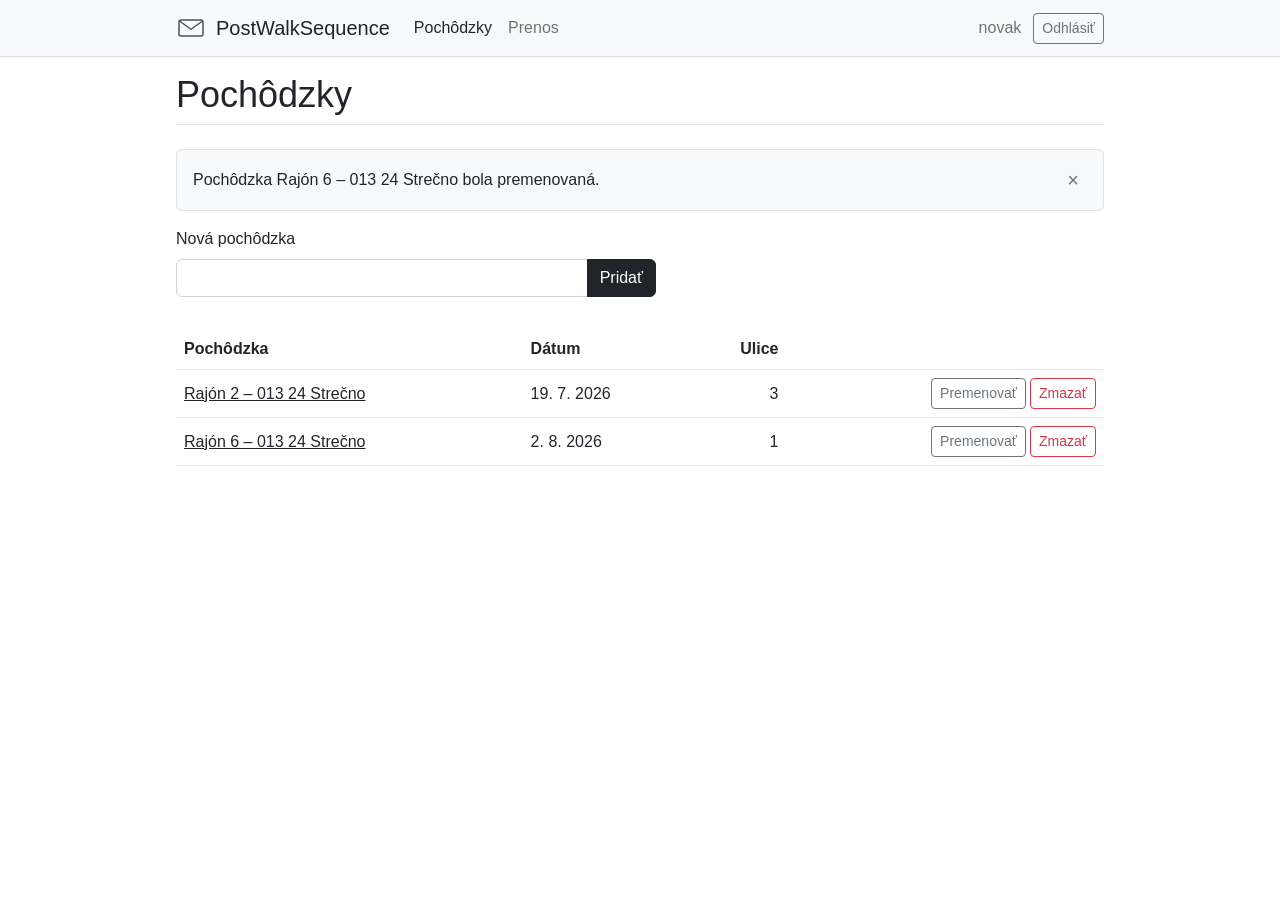
<file: html/index.html>
<!DOCTYPE html>
<html lang="sk">
<head>
  <meta charset="UTF-8">
  <meta name="viewport" content="width=device-width, initial-scale=1">
  <title>Pochôdzky – PostWalkSequence</title>
  <link rel="stylesheet" href="css/app.css">
</head>
<body>
  <header class="navbar">
    <div class="container">
      <a class="navbar-brand" href="index.html">
        <img src="img/logo.svg" alt="" width="30" height="30">
        PostWalkSequence
      </a>
      <div class="navbar-menu">
        <nav class="nav" aria-label="Hlavná navigácia">
          <ul>
            <li><a class="nav-link active" href="index.html">Pochôdzky</a></li>
            <li><a class="nav-link" href="prenos.html">Prenos</a></li>
          </ul>
        </nav>
        <div class="navbar-user">
          <span>novak</span>
          <button class="btn btn-sm btn-outline-secondary" type="button">Odhlásiť</button>
        </div>
      </div>
    </div>
  </header>

  <section class="container content">
    <div class="page-head">
      <h1>Pochôdzky</h1>
    </div>

    <div class="alert" role="status">
      <span>Pochôdzka Rajón 6 – 013 24 Strečno bola premenovaná.</span>
      <button class="btn-close" type="button" aria-label="Zavrieť">×</button>
    </div>

    <form class="entry" method="post" action="index.html">
      <label class="form-label" for="walk-name">Nová pochôdzka</label>
      <div class="input-group">
        <input class="form-control" id="walk-name" name="name" type="text" maxlength="100" required>
        <button class="btn btn-primary" type="submit">Pridať</button>
      </div>
    </form>

    <div class="table-responsive">
      <table class="table table-hover">
        <thead>
          <tr>
            <th>Pochôdzka</th>
            <th>Dátum</th>
            <th class="text-end">Ulice</th>
            <th><span class="visually-hidden">Akcie</span></th>
          </tr>
        </thead>
        <tbody>
          <tr>
            <td><a href="ulice-pochodzky.html">Rajón 2 – 013 24 Strečno</a></td>
            <td><time class="num" datetime="2026-07-19">19. 7. 2026</time></td>
            <td class="text-end num">3</td>
            <td>
              <form class="row-actions" method="post" action="index.html">
                <button class="btn btn-sm btn-outline-secondary" type="button">Premenovať</button>
                <button class="btn btn-sm btn-outline-danger" type="submit">Zmazať</button>
              </form>
            </td>
          </tr>
          <tr>
            <td><a href="#">Rajón 6 – 013 24 Strečno</a></td>
            <td><time class="num" datetime="2026-08-02">2. 8. 2026</time></td>
            <td class="text-end num">1</td>
            <td>
              <form class="row-actions" method="post" action="index.html">
                <button class="btn btn-sm btn-outline-secondary" type="button">Premenovať</button>
                <button class="btn btn-sm btn-outline-danger" type="submit">Zmazať</button>
              </form>
            </td>
          </tr>
        </tbody>
      </table>
    </div>
  </section>

  <div class="modal" role="dialog" aria-label="Premenovať pochôdzku">
    <div class="modal-dialog">
      <form class="modal-content" method="post" action="index.html">
        <div class="modal-header">
          <h2 class="modal-title">Premenovať pochôdzku</h2>
          <button class="btn-close" type="button" aria-label="Zavrieť">×</button>
        </div>
        <div class="modal-body">
          <label class="form-label" for="rename-name">Názov pochôdzky</label>
          <input class="form-control" id="rename-name" name="name" type="text" maxlength="100" required>
        </div>
        <div class="modal-footer">
          <button class="btn btn-outline-secondary" type="button">Zrušiť</button>
          <button class="btn btn-primary" type="submit">Uložiť</button>
        </div>
      </form>
    </div>
  </div>
</body>
</html>
</file>
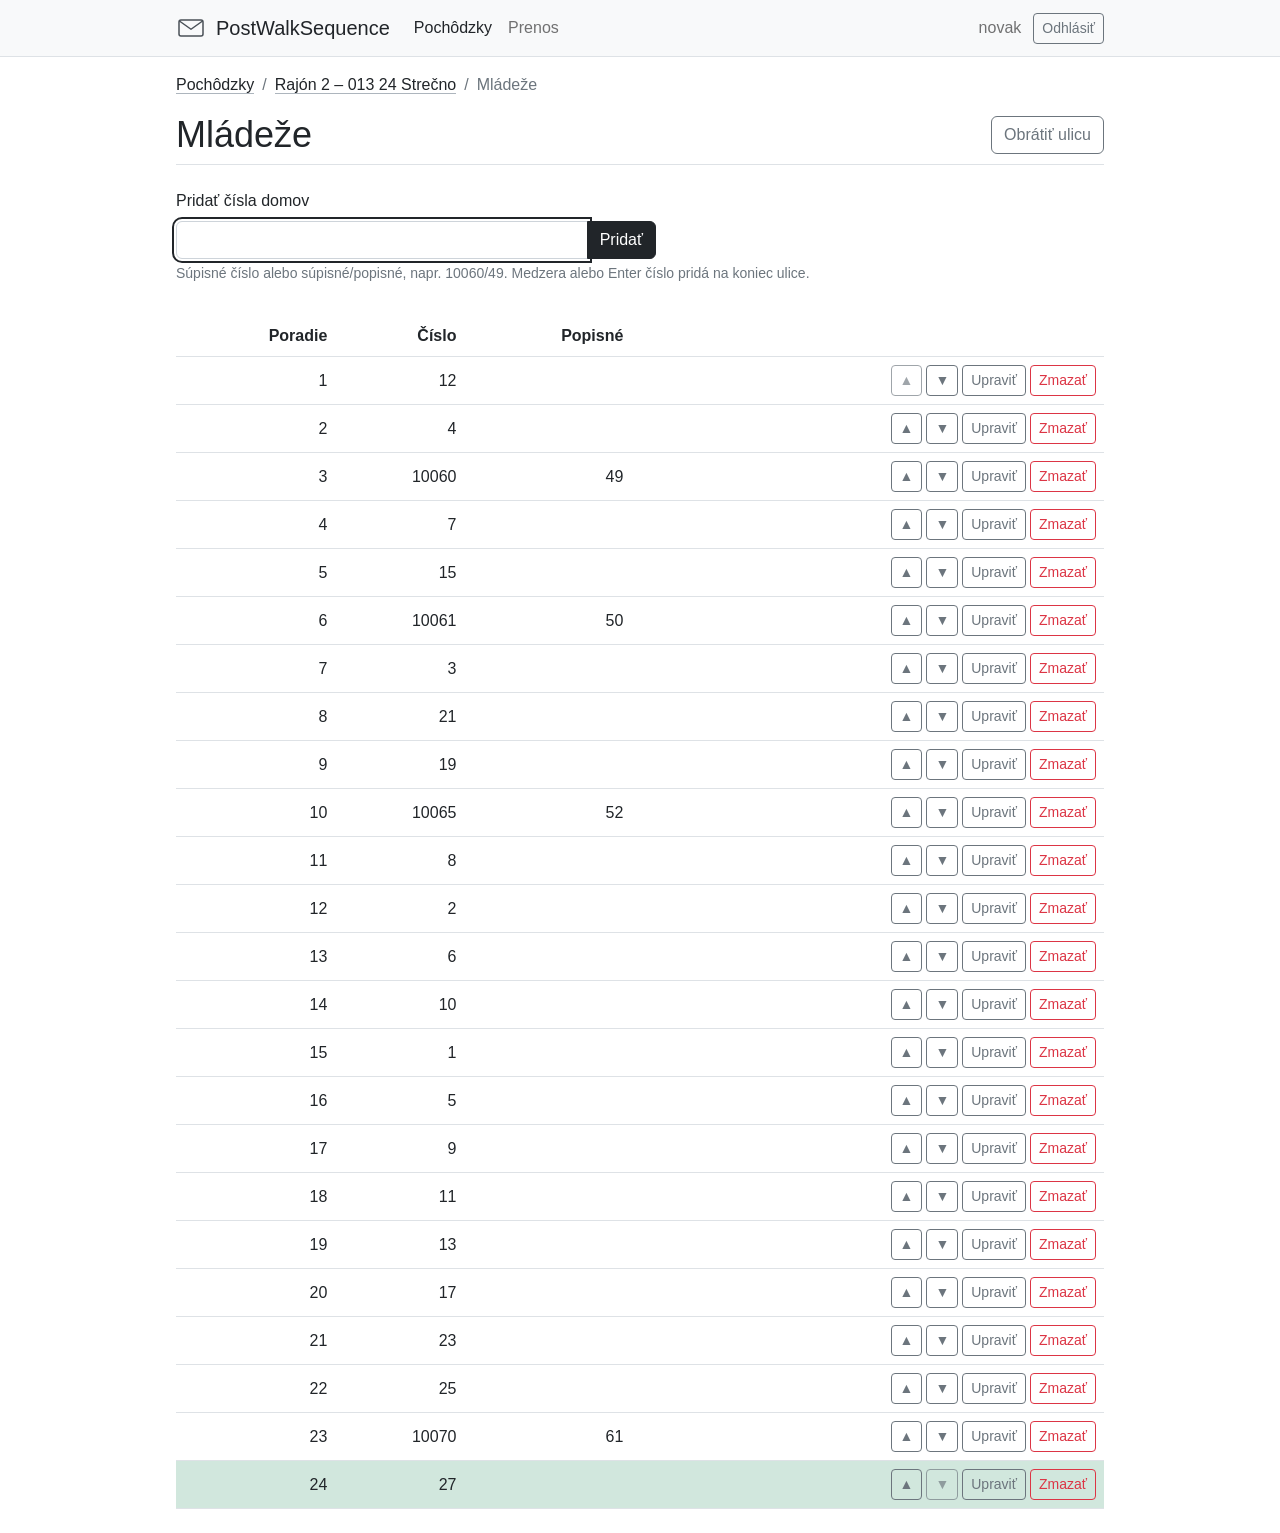
<file: html/editor-ulice.html>
<!DOCTYPE html>
<html lang="sk">
<head>
  <meta charset="UTF-8">
  <meta name="viewport" content="width=device-width, initial-scale=1">
  <title>Mládeže – PostWalkSequence</title>
  <link rel="stylesheet" href="css/app.css">
</head>
<body>
  <header class="navbar">
    <div class="container">
      <a class="navbar-brand" href="index.html">
        <img src="img/logo.svg" alt="" width="30" height="30">
        PostWalkSequence
      </a>
      <div class="navbar-menu">
        <nav class="nav" aria-label="Hlavná navigácia">
          <ul>
            <li><a class="nav-link active" href="index.html">Pochôdzky</a></li>
            <li><a class="nav-link" href="prenos.html">Prenos</a></li>
          </ul>
        </nav>
        <div class="navbar-user">
          <span>novak</span>
          <button class="btn btn-sm btn-outline-secondary" type="button">Odhlásiť</button>
        </div>
      </div>
    </div>
  </header>

  <section class="container content">
    <nav aria-label="Drobčeková navigácia">
      <ol class="breadcrumb">
        <li><a href="index.html">Pochôdzky</a></li>
        <li><a href="ulice-pochodzky.html">Rajón 2 – 013 24 Strečno</a></li>
        <li>Mládeže</li>
      </ol>
    </nav>

    <div class="page-head">
      <h1>Mládeže</h1>
      <form method="post" action="editor-ulice.html">
        <button class="btn btn-outline-secondary" type="submit">Obrátiť ulicu</button>
      </form>
    </div>

    <form class="entry" method="post" action="editor-ulice.html">
      <label class="form-label" for="house-token">Pridať čísla domov</label>
      <div class="input-group">
        <input class="form-control num" id="house-token" name="token" type="text" maxlength="21" pattern="\s*[0-9]{1,10}(\s*/\s*[0-9]{0,10})?\s*" required autofocus>
        <button class="btn btn-primary" type="submit">Pridať</button>
      </div>
      <p class="form-text">Súpisné číslo alebo súpisné/popisné, napr. 10060/49. Medzera alebo Enter číslo pridá na koniec ulice.</p>
    </form>

    <div class="table-responsive">
      <table class="table table-hover">
        <thead>
          <tr>
            <th class="text-end">Poradie</th>
            <th class="text-end">Číslo</th>
            <th class="text-end">Popisné</th>
            <th><span class="visually-hidden">Akcie</span></th>
          </tr>
        </thead>
        <tbody aria-live="polite">
          <tr>
            <td class="text-end num">1</td>
            <td class="text-end num">12</td>
            <td class="text-end num"></td>
            <td>
              <form class="row-actions" method="post" action="editor-ulice.html">
                <button class="btn btn-sm btn-outline-secondary" type="submit" name="op" value="up" aria-label="Posunúť vyššie" disabled>▲</button>
                <button class="btn btn-sm btn-outline-secondary" type="submit" name="op" value="down" aria-label="Posunúť nižšie">▼</button>
                <button class="btn btn-sm btn-outline-secondary" type="button">Upraviť</button>
                <button class="btn btn-sm btn-outline-danger" type="submit" name="op" value="delete">Zmazať</button>
              </form>
            </td>
          </tr>
          <tr>
            <td class="text-end num">2</td>
            <td class="text-end num">4</td>
            <td class="text-end num"></td>
            <td>
              <form class="row-actions" method="post" action="editor-ulice.html">
                <button class="btn btn-sm btn-outline-secondary" type="submit" name="op" value="up" aria-label="Posunúť vyššie">▲</button>
                <button class="btn btn-sm btn-outline-secondary" type="submit" name="op" value="down" aria-label="Posunúť nižšie">▼</button>
                <button class="btn btn-sm btn-outline-secondary" type="button">Upraviť</button>
                <button class="btn btn-sm btn-outline-danger" type="submit" name="op" value="delete">Zmazať</button>
              </form>
            </td>
          </tr>
          <tr>
            <td class="text-end num">3</td>
            <td class="text-end num">10060</td>
            <td class="text-end num">49</td>
            <td>
              <form class="row-actions" method="post" action="editor-ulice.html">
                <button class="btn btn-sm btn-outline-secondary" type="submit" name="op" value="up" aria-label="Posunúť vyššie">▲</button>
                <button class="btn btn-sm btn-outline-secondary" type="submit" name="op" value="down" aria-label="Posunúť nižšie">▼</button>
                <button class="btn btn-sm btn-outline-secondary" type="button">Upraviť</button>
                <button class="btn btn-sm btn-outline-danger" type="submit" name="op" value="delete">Zmazať</button>
              </form>
            </td>
          </tr>
          <tr>
            <td class="text-end num">4</td>
            <td class="text-end num">7</td>
            <td class="text-end num"></td>
            <td>
              <form class="row-actions" method="post" action="editor-ulice.html">
                <button class="btn btn-sm btn-outline-secondary" type="submit" name="op" value="up" aria-label="Posunúť vyššie">▲</button>
                <button class="btn btn-sm btn-outline-secondary" type="submit" name="op" value="down" aria-label="Posunúť nižšie">▼</button>
                <button class="btn btn-sm btn-outline-secondary" type="button">Upraviť</button>
                <button class="btn btn-sm btn-outline-danger" type="submit" name="op" value="delete">Zmazať</button>
              </form>
            </td>
          </tr>
          <tr>
            <td class="text-end num">5</td>
            <td class="text-end num">15</td>
            <td class="text-end num"></td>
            <td>
              <form class="row-actions" method="post" action="editor-ulice.html">
                <button class="btn btn-sm btn-outline-secondary" type="submit" name="op" value="up" aria-label="Posunúť vyššie">▲</button>
                <button class="btn btn-sm btn-outline-secondary" type="submit" name="op" value="down" aria-label="Posunúť nižšie">▼</button>
                <button class="btn btn-sm btn-outline-secondary" type="button">Upraviť</button>
                <button class="btn btn-sm btn-outline-danger" type="submit" name="op" value="delete">Zmazať</button>
              </form>
            </td>
          </tr>
          <tr>
            <td class="text-end num">6</td>
            <td class="text-end num">10061</td>
            <td class="text-end num">50</td>
            <td>
              <form class="row-actions" method="post" action="editor-ulice.html">
                <button class="btn btn-sm btn-outline-secondary" type="submit" name="op" value="up" aria-label="Posunúť vyššie">▲</button>
                <button class="btn btn-sm btn-outline-secondary" type="submit" name="op" value="down" aria-label="Posunúť nižšie">▼</button>
                <button class="btn btn-sm btn-outline-secondary" type="button">Upraviť</button>
                <button class="btn btn-sm btn-outline-danger" type="submit" name="op" value="delete">Zmazať</button>
              </form>
            </td>
          </tr>
          <tr>
            <td class="text-end num">7</td>
            <td class="text-end num">3</td>
            <td class="text-end num"></td>
            <td>
              <form class="row-actions" method="post" action="editor-ulice.html">
                <button class="btn btn-sm btn-outline-secondary" type="submit" name="op" value="up" aria-label="Posunúť vyššie">▲</button>
                <button class="btn btn-sm btn-outline-secondary" type="submit" name="op" value="down" aria-label="Posunúť nižšie">▼</button>
                <button class="btn btn-sm btn-outline-secondary" type="button">Upraviť</button>
                <button class="btn btn-sm btn-outline-danger" type="submit" name="op" value="delete">Zmazať</button>
              </form>
            </td>
          </tr>
          <tr>
            <td class="text-end num">8</td>
            <td class="text-end num">21</td>
            <td class="text-end num"></td>
            <td>
              <form class="row-actions" method="post" action="editor-ulice.html">
                <button class="btn btn-sm btn-outline-secondary" type="submit" name="op" value="up" aria-label="Posunúť vyššie">▲</button>
                <button class="btn btn-sm btn-outline-secondary" type="submit" name="op" value="down" aria-label="Posunúť nižšie">▼</button>
                <button class="btn btn-sm btn-outline-secondary" type="button">Upraviť</button>
                <button class="btn btn-sm btn-outline-danger" type="submit" name="op" value="delete">Zmazať</button>
              </form>
            </td>
          </tr>
          <tr>
            <td class="text-end num">9</td>
            <td class="text-end num">19</td>
            <td class="text-end num"></td>
            <td>
              <form class="row-actions" method="post" action="editor-ulice.html">
                <button class="btn btn-sm btn-outline-secondary" type="submit" name="op" value="up" aria-label="Posunúť vyššie">▲</button>
                <button class="btn btn-sm btn-outline-secondary" type="submit" name="op" value="down" aria-label="Posunúť nižšie">▼</button>
                <button class="btn btn-sm btn-outline-secondary" type="button">Upraviť</button>
                <button class="btn btn-sm btn-outline-danger" type="submit" name="op" value="delete">Zmazať</button>
              </form>
            </td>
          </tr>
          <tr>
            <td class="text-end num">10</td>
            <td class="text-end num">10065</td>
            <td class="text-end num">52</td>
            <td>
              <form class="row-actions" method="post" action="editor-ulice.html">
                <button class="btn btn-sm btn-outline-secondary" type="submit" name="op" value="up" aria-label="Posunúť vyššie">▲</button>
                <button class="btn btn-sm btn-outline-secondary" type="submit" name="op" value="down" aria-label="Posunúť nižšie">▼</button>
                <button class="btn btn-sm btn-outline-secondary" type="button">Upraviť</button>
                <button class="btn btn-sm btn-outline-danger" type="submit" name="op" value="delete">Zmazať</button>
              </form>
            </td>
          </tr>
          <tr>
            <td class="text-end num">11</td>
            <td class="text-end num">8</td>
            <td class="text-end num"></td>
            <td>
              <form class="row-actions" method="post" action="editor-ulice.html">
                <button class="btn btn-sm btn-outline-secondary" type="submit" name="op" value="up" aria-label="Posunúť vyššie">▲</button>
                <button class="btn btn-sm btn-outline-secondary" type="submit" name="op" value="down" aria-label="Posunúť nižšie">▼</button>
                <button class="btn btn-sm btn-outline-secondary" type="button">Upraviť</button>
                <button class="btn btn-sm btn-outline-danger" type="submit" name="op" value="delete">Zmazať</button>
              </form>
            </td>
          </tr>
          <tr>
            <td class="text-end num">12</td>
            <td class="text-end num">2</td>
            <td class="text-end num"></td>
            <td>
              <form class="row-actions" method="post" action="editor-ulice.html">
                <button class="btn btn-sm btn-outline-secondary" type="submit" name="op" value="up" aria-label="Posunúť vyššie">▲</button>
                <button class="btn btn-sm btn-outline-secondary" type="submit" name="op" value="down" aria-label="Posunúť nižšie">▼</button>
                <button class="btn btn-sm btn-outline-secondary" type="button">Upraviť</button>
                <button class="btn btn-sm btn-outline-danger" type="submit" name="op" value="delete">Zmazať</button>
              </form>
            </td>
          </tr>
          <tr>
            <td class="text-end num">13</td>
            <td class="text-end num">6</td>
            <td class="text-end num"></td>
            <td>
              <form class="row-actions" method="post" action="editor-ulice.html">
                <button class="btn btn-sm btn-outline-secondary" type="submit" name="op" value="up" aria-label="Posunúť vyššie">▲</button>
                <button class="btn btn-sm btn-outline-secondary" type="submit" name="op" value="down" aria-label="Posunúť nižšie">▼</button>
                <button class="btn btn-sm btn-outline-secondary" type="button">Upraviť</button>
                <button class="btn btn-sm btn-outline-danger" type="submit" name="op" value="delete">Zmazať</button>
              </form>
            </td>
          </tr>
          <tr>
            <td class="text-end num">14</td>
            <td class="text-end num">10</td>
            <td class="text-end num"></td>
            <td>
              <form class="row-actions" method="post" action="editor-ulice.html">
                <button class="btn btn-sm btn-outline-secondary" type="submit" name="op" value="up" aria-label="Posunúť vyššie">▲</button>
                <button class="btn btn-sm btn-outline-secondary" type="submit" name="op" value="down" aria-label="Posunúť nižšie">▼</button>
                <button class="btn btn-sm btn-outline-secondary" type="button">Upraviť</button>
                <button class="btn btn-sm btn-outline-danger" type="submit" name="op" value="delete">Zmazať</button>
              </form>
            </td>
          </tr>
          <tr>
            <td class="text-end num">15</td>
            <td class="text-end num">1</td>
            <td class="text-end num"></td>
            <td>
              <form class="row-actions" method="post" action="editor-ulice.html">
                <button class="btn btn-sm btn-outline-secondary" type="submit" name="op" value="up" aria-label="Posunúť vyššie">▲</button>
                <button class="btn btn-sm btn-outline-secondary" type="submit" name="op" value="down" aria-label="Posunúť nižšie">▼</button>
                <button class="btn btn-sm btn-outline-secondary" type="button">Upraviť</button>
                <button class="btn btn-sm btn-outline-danger" type="submit" name="op" value="delete">Zmazať</button>
              </form>
            </td>
          </tr>
          <tr>
            <td class="text-end num">16</td>
            <td class="text-end num">5</td>
            <td class="text-end num"></td>
            <td>
              <form class="row-actions" method="post" action="editor-ulice.html">
                <button class="btn btn-sm btn-outline-secondary" type="submit" name="op" value="up" aria-label="Posunúť vyššie">▲</button>
                <button class="btn btn-sm btn-outline-secondary" type="submit" name="op" value="down" aria-label="Posunúť nižšie">▼</button>
                <button class="btn btn-sm btn-outline-secondary" type="button">Upraviť</button>
                <button class="btn btn-sm btn-outline-danger" type="submit" name="op" value="delete">Zmazať</button>
              </form>
            </td>
          </tr>
          <tr>
            <td class="text-end num">17</td>
            <td class="text-end num">9</td>
            <td class="text-end num"></td>
            <td>
              <form class="row-actions" method="post" action="editor-ulice.html">
                <button class="btn btn-sm btn-outline-secondary" type="submit" name="op" value="up" aria-label="Posunúť vyššie">▲</button>
                <button class="btn btn-sm btn-outline-secondary" type="submit" name="op" value="down" aria-label="Posunúť nižšie">▼</button>
                <button class="btn btn-sm btn-outline-secondary" type="button">Upraviť</button>
                <button class="btn btn-sm btn-outline-danger" type="submit" name="op" value="delete">Zmazať</button>
              </form>
            </td>
          </tr>
          <tr>
            <td class="text-end num">18</td>
            <td class="text-end num">11</td>
            <td class="text-end num"></td>
            <td>
              <form class="row-actions" method="post" action="editor-ulice.html">
                <button class="btn btn-sm btn-outline-secondary" type="submit" name="op" value="up" aria-label="Posunúť vyššie">▲</button>
                <button class="btn btn-sm btn-outline-secondary" type="submit" name="op" value="down" aria-label="Posunúť nižšie">▼</button>
                <button class="btn btn-sm btn-outline-secondary" type="button">Upraviť</button>
                <button class="btn btn-sm btn-outline-danger" type="submit" name="op" value="delete">Zmazať</button>
              </form>
            </td>
          </tr>
          <tr>
            <td class="text-end num">19</td>
            <td class="text-end num">13</td>
            <td class="text-end num"></td>
            <td>
              <form class="row-actions" method="post" action="editor-ulice.html">
                <button class="btn btn-sm btn-outline-secondary" type="submit" name="op" value="up" aria-label="Posunúť vyššie">▲</button>
                <button class="btn btn-sm btn-outline-secondary" type="submit" name="op" value="down" aria-label="Posunúť nižšie">▼</button>
                <button class="btn btn-sm btn-outline-secondary" type="button">Upraviť</button>
                <button class="btn btn-sm btn-outline-danger" type="submit" name="op" value="delete">Zmazať</button>
              </form>
            </td>
          </tr>
          <tr>
            <td class="text-end num">20</td>
            <td class="text-end num">17</td>
            <td class="text-end num"></td>
            <td>
              <form class="row-actions" method="post" action="editor-ulice.html">
                <button class="btn btn-sm btn-outline-secondary" type="submit" name="op" value="up" aria-label="Posunúť vyššie">▲</button>
                <button class="btn btn-sm btn-outline-secondary" type="submit" name="op" value="down" aria-label="Posunúť nižšie">▼</button>
                <button class="btn btn-sm btn-outline-secondary" type="button">Upraviť</button>
                <button class="btn btn-sm btn-outline-danger" type="submit" name="op" value="delete">Zmazať</button>
              </form>
            </td>
          </tr>
          <tr>
            <td class="text-end num">21</td>
            <td class="text-end num">23</td>
            <td class="text-end num"></td>
            <td>
              <form class="row-actions" method="post" action="editor-ulice.html">
                <button class="btn btn-sm btn-outline-secondary" type="submit" name="op" value="up" aria-label="Posunúť vyššie">▲</button>
                <button class="btn btn-sm btn-outline-secondary" type="submit" name="op" value="down" aria-label="Posunúť nižšie">▼</button>
                <button class="btn btn-sm btn-outline-secondary" type="button">Upraviť</button>
                <button class="btn btn-sm btn-outline-danger" type="submit" name="op" value="delete">Zmazať</button>
              </form>
            </td>
          </tr>
          <tr>
            <td class="text-end num">22</td>
            <td class="text-end num">25</td>
            <td class="text-end num"></td>
            <td>
              <form class="row-actions" method="post" action="editor-ulice.html">
                <button class="btn btn-sm btn-outline-secondary" type="submit" name="op" value="up" aria-label="Posunúť vyššie">▲</button>
                <button class="btn btn-sm btn-outline-secondary" type="submit" name="op" value="down" aria-label="Posunúť nižšie">▼</button>
                <button class="btn btn-sm btn-outline-secondary" type="button">Upraviť</button>
                <button class="btn btn-sm btn-outline-danger" type="submit" name="op" value="delete">Zmazať</button>
              </form>
            </td>
          </tr>
          <tr>
            <td class="text-end num">23</td>
            <td class="text-end num">10070</td>
            <td class="text-end num">61</td>
            <td>
              <form class="row-actions" method="post" action="editor-ulice.html">
                <button class="btn btn-sm btn-outline-secondary" type="submit" name="op" value="up" aria-label="Posunúť vyššie">▲</button>
                <button class="btn btn-sm btn-outline-secondary" type="submit" name="op" value="down" aria-label="Posunúť nižšie">▼</button>
                <button class="btn btn-sm btn-outline-secondary" type="button">Upraviť</button>
                <button class="btn btn-sm btn-outline-danger" type="submit" name="op" value="delete">Zmazať</button>
              </form>
            </td>
          </tr>
          <tr class="table-success">
            <td class="text-end num">24</td>
            <td class="text-end num">27</td>
            <td class="text-end num"></td>
            <td>
              <form class="row-actions" method="post" action="editor-ulice.html">
                <button class="btn btn-sm btn-outline-secondary" type="submit" name="op" value="up" aria-label="Posunúť vyššie">▲</button>
                <button class="btn btn-sm btn-outline-secondary" type="submit" name="op" value="down" aria-label="Posunúť nižšie" disabled>▼</button>
                <button class="btn btn-sm btn-outline-secondary" type="button">Upraviť</button>
                <button class="btn btn-sm btn-outline-danger" type="submit" name="op" value="delete">Zmazať</button>
              </form>
            </td>
          </tr>
        </tbody>
      </table>
    </div>
  </section>

  <div class="modal" role="dialog" aria-label="Upraviť číslo domu">
    <div class="modal-dialog">
      <form class="modal-content" method="post" action="editor-ulice.html">
        <div class="modal-header">
          <h2 class="modal-title">Upraviť číslo domu</h2>
          <button class="btn-close" type="button" aria-label="Zavrieť">×</button>
        </div>
        <div class="modal-body">
          <div class="mb-3">
            <label class="form-label" for="edit-number">Číslo</label>
            <input class="form-control num" id="edit-number" name="number" type="text" inputmode="numeric" pattern="[0-9]{1,10}" maxlength="10" required>
          </div>
          <label class="form-label" for="edit-descriptive">Popisné</label>
          <input class="form-control num" id="edit-descriptive" name="descriptive" type="text" inputmode="numeric" pattern="[0-9]{1,10}" maxlength="10">
          <p class="form-text">Nepovinné.</p>
        </div>
        <div class="modal-footer">
          <button class="btn btn-outline-secondary" type="button">Zrušiť</button>
          <button class="btn btn-primary" type="submit">Uložiť</button>
        </div>
      </form>
    </div>
  </div>
</body>
</html>
</file>
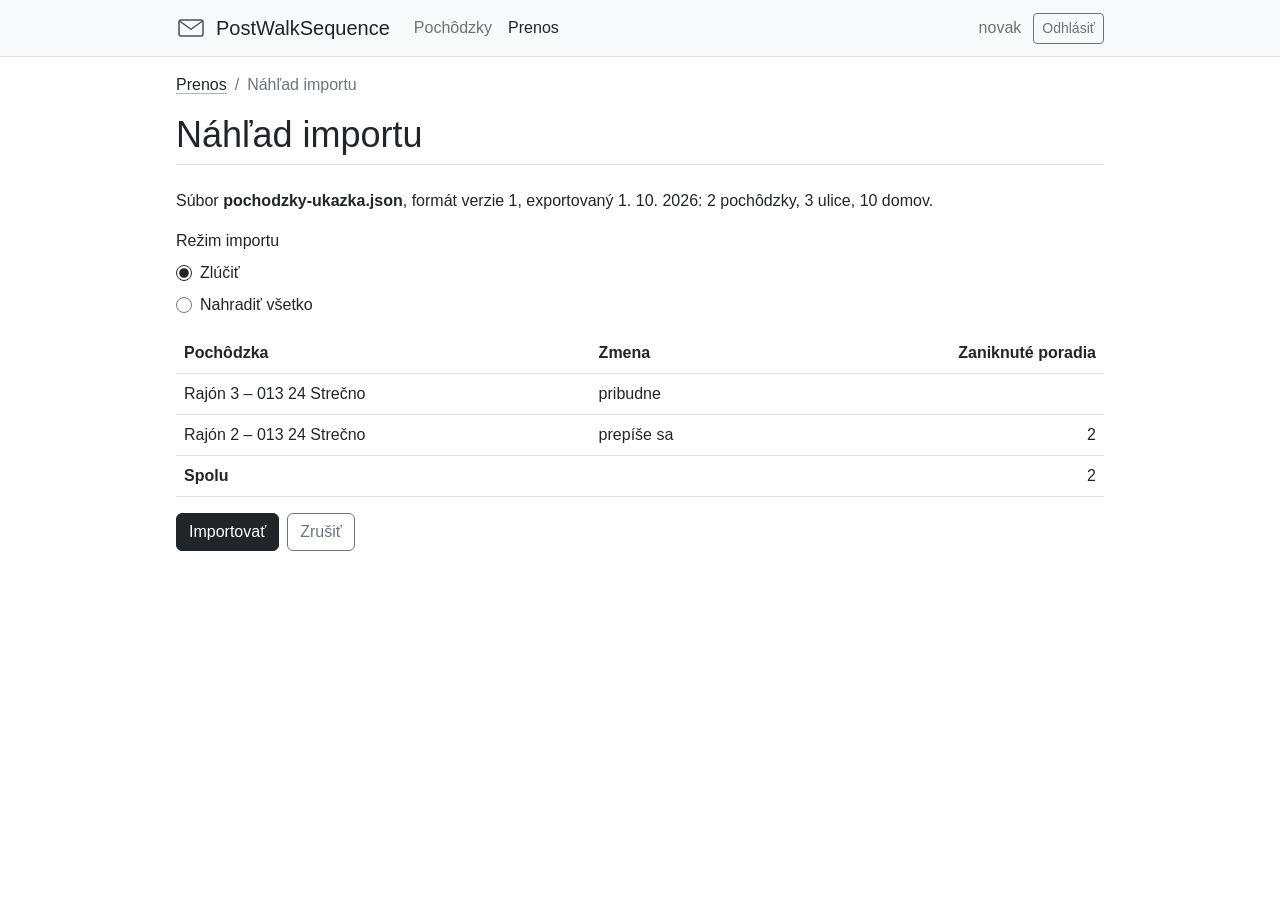
<file: html/nahlad-importu.html>
<!DOCTYPE html>
<html lang="sk">
<head>
  <meta charset="UTF-8">
  <meta name="viewport" content="width=device-width, initial-scale=1">
  <title>Náhľad importu – PostWalkSequence</title>
  <link rel="stylesheet" href="css/app.css">
</head>
<body>
  <header class="navbar">
    <div class="container">
      <a class="navbar-brand" href="index.html">
        <img src="img/logo.svg" alt="" width="30" height="30">
        PostWalkSequence
      </a>
      <div class="navbar-menu">
        <nav class="nav" aria-label="Hlavná navigácia">
          <ul>
            <li><a class="nav-link" href="index.html">Pochôdzky</a></li>
            <li><a class="nav-link active" href="prenos.html">Prenos</a></li>
          </ul>
        </nav>
        <div class="navbar-user">
          <span>novak</span>
          <button class="btn btn-sm btn-outline-secondary" type="button">Odhlásiť</button>
        </div>
      </div>
    </div>
  </header>

  <section class="container content">
    <nav aria-label="Drobčeková navigácia">
      <ol class="breadcrumb">
        <li><a href="prenos.html">Prenos</a></li>
        <li>Náhľad importu</li>
      </ol>
    </nav>

    <div class="page-head">
      <h1>Náhľad importu</h1>
    </div>

    <p class="mb-3">
      Súbor <strong>pochodzky-ukazka.json</strong>, formát verzie <span class="num">1</span>,
      exportovaný <time class="num" datetime="2026-10-01T06:00:00Z">1. 10. 2026</time>:
      <span class="num">2</span> pochôdzky, <span class="num">3</span> ulice, <span class="num">10</span> domov.
    </p>

    <form method="post" action="index.html">
      <fieldset class="mb-3">
        <legend class="form-label">Režim importu</legend>
        <div class="form-check">
          <input class="form-check-input" id="mode-merge" name="mode" type="radio" value="MERGE" checked required>
          <label class="form-check-label" for="mode-merge">Zlúčiť</label>
        </div>
        <div class="form-check">
          <input class="form-check-input" id="mode-replace" name="mode" type="radio" value="REPLACE_ALL" required>
          <label class="form-check-label" for="mode-replace">Nahradiť všetko</label>
        </div>
      </fieldset>

      <section class="table-responsive mb-3" aria-label="Plán importu" aria-live="polite">
        <table class="table">
          <thead>
            <tr>
              <th>Pochôdzka</th>
              <th>Zmena</th>
              <th class="text-end">Zaniknuté poradia</th>
            </tr>
          </thead>
          <tbody>
            <tr>
              <td>Rajón 3 – 013 24 Strečno</td>
              <td>pribudne</td>
              <td class="text-end num"></td>
            </tr>
            <tr>
              <td>Rajón 2 – 013 24 Strečno</td>
              <td>prepíše sa</td>
              <td class="text-end num">2</td>
            </tr>
          </tbody>
          <tfoot>
            <tr>
              <th>Spolu</th>
              <td></td>
              <td class="text-end num">2</td>
            </tr>
          </tfoot>
        </table>
      </section>

      <div class="form-actions">
        <button class="btn btn-primary" type="submit">Importovať</button>
        <a class="btn btn-outline-secondary" href="prenos.html">Zrušiť</a>
      </div>
    </form>
  </section>
</body>
</html>
</file>
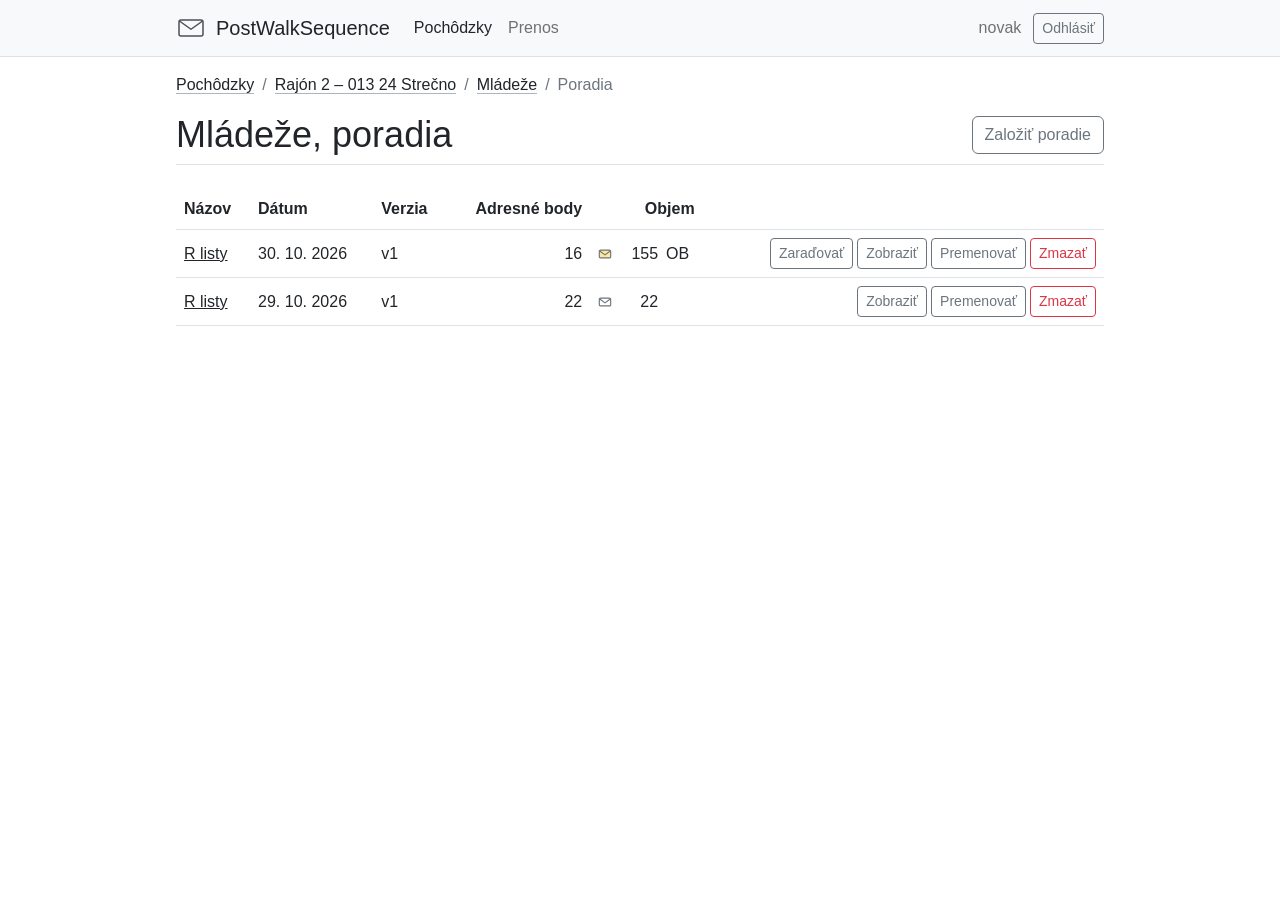
<file: html/poradia-ulice.html>
<!DOCTYPE html>
<html lang="sk">
<head>
  <meta charset="UTF-8">
  <meta name="viewport" content="width=device-width, initial-scale=1">
  <title>Mládeže, poradia – PostWalkSequence</title>
  <link rel="stylesheet" href="css/app.css">
</head>
<body>
  <header class="navbar">
    <div class="container">
      <a class="navbar-brand" href="index.html">
        <img src="img/logo.svg" alt="" width="30" height="30">
        PostWalkSequence
      </a>
      <div class="navbar-menu">
        <nav class="nav" aria-label="Hlavná navigácia">
          <ul>
            <li><a class="nav-link active" href="index.html">Pochôdzky</a></li>
            <li><a class="nav-link" href="prenos.html">Prenos</a></li>
          </ul>
        </nav>
        <div class="navbar-user">
          <span>novak</span>
          <button class="btn btn-sm btn-outline-secondary" type="button">Odhlásiť</button>
        </div>
      </div>
    </div>
  </header>

  <section class="container content">
    <nav aria-label="Drobčeková navigácia">
      <ol class="breadcrumb">
        <li><a href="index.html">Pochôdzky</a></li>
        <li><a href="ulice-pochodzky.html">Rajón 2 – 013 24 Strečno</a></li>
        <li><a href="editor-ulice.html">Mládeže</a></li>
        <li>Poradia</li>
      </ol>
    </nav>

    <div class="page-head">
      <h1>Mládeže, poradia</h1>
      <button class="btn btn-outline-secondary" type="button">Založiť poradie</button>
    </div>

    <div class="table-responsive">
      <table class="table table-hover">
        <thead>
          <tr>
            <th>Názov</th>
            <th>Dátum</th>
            <th>Verzia</th>
            <th class="text-end">Adresné body</th>
            <th class="text-end" colspan="3">Objem</th>
            <th><span class="visually-hidden">Akcie</span></th>
          </tr>
        </thead>
        <tbody>
          <tr>
            <td><a href="poradie.html">R listy</a></td>
            <td><time class="num" datetime="2026-10-30">30. 10. 2026</time></td>
            <td>v1</td>
            <td class="text-end num">16</td>
            <td class="volume-icon"><img class="icon" src="img/envelope-light-yellow.svg" alt="" width="16" height="16"></td>
            <td class="text-end num">155</td>
            <td class="volume-unit">OB</td>
            <td>
              <form class="row-actions" method="post" action="poradia-ulice.html">
                <button class="btn btn-sm btn-outline-secondary" type="submit" name="op" value="sort">Zaraďovať</button>
                <a class="btn btn-sm btn-outline-secondary" href="poradie.html">Zobraziť</a>
                <button class="btn btn-sm btn-outline-secondary" type="button">Premenovať</button>
                <button class="btn btn-sm btn-outline-danger" type="submit">Zmazať</button>
              </form>
            </td>
          </tr>
          <tr>
            <td><a href="#">R listy</a></td>
            <td><time class="num" datetime="2026-10-29">29. 10. 2026</time></td>
            <td>v1</td>
            <td class="text-end num">22</td>
            <td class="volume-icon"><img class="icon" src="img/envelope-gray.svg" alt="" width="16" height="16"></td>
            <td class="text-end num">22 <span class="visually-hidden">zásielky</span></td>
            <td class="volume-unit"></td>
            <td>
              <form class="row-actions" method="post" action="poradia-ulice.html">
                <a class="btn btn-sm btn-outline-secondary" href="#">Zobraziť</a>
                <button class="btn btn-sm btn-outline-secondary" type="button">Premenovať</button>
                <button class="btn btn-sm btn-outline-danger" type="submit">Zmazať</button>
              </form>
            </td>
          </tr>
        </tbody>
      </table>
    </div>
  </section>

  <div class="modal" role="dialog" aria-label="Založiť poradie">
    <div class="modal-dialog">
      <form class="modal-content" method="post" action="zaradovanie.html">
        <div class="modal-header">
          <h2 class="modal-title">Založiť poradie</h2>
          <button class="btn-close" type="button" aria-label="Zavrieť">×</button>
        </div>
        <div class="modal-body">
          <div class="mb-3">
            <label class="form-label" for="seq-base">Základ názvu</label>
            <input class="form-control" id="seq-base" name="base" type="text" maxlength="60" required>
          </div>
          <div class="form-check mb-3">
            <input class="form-check-input" id="seq-valuation" name="valuation" type="checkbox" value="1">
            <label class="form-check-label" for="seq-valuation">Valuácia objemových bodov</label>
          </div>
          <label class="form-label" for="seq-bulk">Predvolená trieda</label>
          <select class="form-select" id="seq-bulk" name="bulk" required>
            <option value="P">P (do 1 OB)</option>
            <option value="L" selected>L (do 5 OB)</option>
            <option value="10">≤10 (do 10 OB)</option>
            <option value="20">≤20 (do 20 OB)</option>
            <option value="30">≤30 (do 30 OB)</option>
            <option value="50">≤50 (do 50 OB)</option>
          </select>
        </div>
        <div class="modal-footer">
          <button class="btn btn-outline-secondary" type="button">Zrušiť</button>
          <button class="btn btn-primary" type="submit">Založiť</button>
        </div>
      </form>
    </div>
  </div>
</body>
</html>
</file>
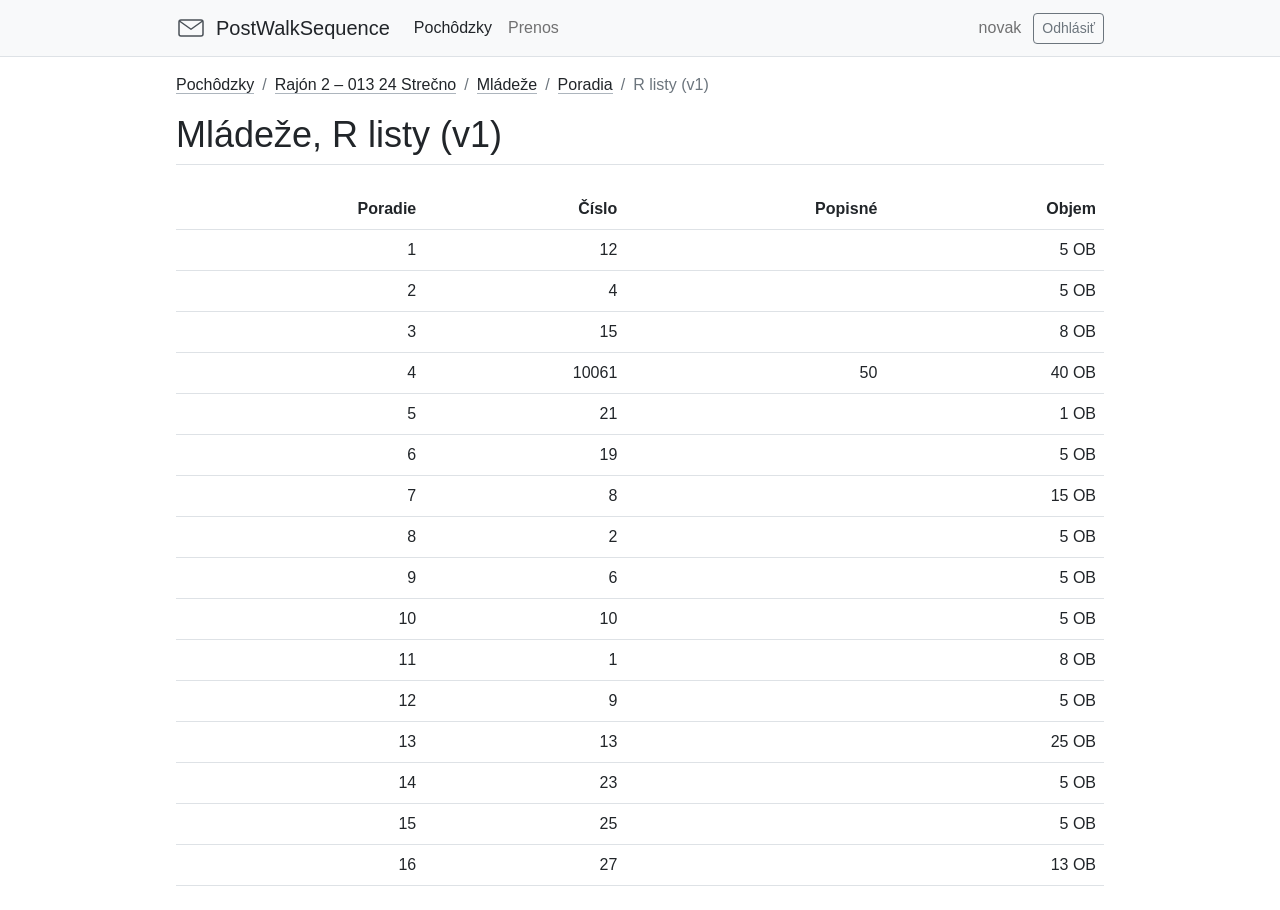
<file: html/poradie.html>
<!DOCTYPE html>
<html lang="sk">
<head>
  <meta charset="UTF-8">
  <meta name="viewport" content="width=device-width, initial-scale=1">
  <title>Mládeže, R listy (v1), poradie – PostWalkSequence</title>
  <link rel="stylesheet" href="css/app.css">
</head>
<body>
  <header class="navbar">
    <div class="container">
      <a class="navbar-brand" href="index.html">
        <img src="img/logo.svg" alt="" width="30" height="30">
        PostWalkSequence
      </a>
      <div class="navbar-menu">
        <nav class="nav" aria-label="Hlavná navigácia">
          <ul>
            <li><a class="nav-link active" href="index.html">Pochôdzky</a></li>
            <li><a class="nav-link" href="prenos.html">Prenos</a></li>
          </ul>
        </nav>
        <div class="navbar-user">
          <span>novak</span>
          <button class="btn btn-sm btn-outline-secondary" type="button">Odhlásiť</button>
        </div>
      </div>
    </div>
  </header>

  <section class="container content">
    <nav aria-label="Drobčeková navigácia">
      <ol class="breadcrumb">
        <li><a href="index.html">Pochôdzky</a></li>
        <li><a href="ulice-pochodzky.html">Rajón 2 – 013 24 Strečno</a></li>
        <li><a href="editor-ulice.html">Mládeže</a></li>
        <li><a href="poradia-ulice.html">Poradia</a></li>
        <li>R listy (v1)</li>
      </ol>
    </nav>

    <div class="page-head">
      <h1>Mládeže, R listy (v1)</h1>
    </div>

    <div class="table-responsive">
      <table class="table table-hover">
        <thead>
          <tr>
            <th class="text-end">Poradie</th>
            <th class="text-end">Číslo</th>
            <th class="text-end">Popisné</th>
            <th class="text-end">Objem</th>
          </tr>
        </thead>
        <tbody>
          <tr>
            <td class="text-end num">1</td>
            <td class="text-end num">12</td>
            <td class="text-end num"></td>
            <td class="text-end num">5 OB</td>
          </tr>
          <tr>
            <td class="text-end num">2</td>
            <td class="text-end num">4</td>
            <td class="text-end num"></td>
            <td class="text-end num">5 OB</td>
          </tr>
          <tr>
            <td class="text-end num">3</td>
            <td class="text-end num">15</td>
            <td class="text-end num"></td>
            <td class="text-end num">8 OB</td>
          </tr>
          <tr>
            <td class="text-end num">4</td>
            <td class="text-end num">10061</td>
            <td class="text-end num">50</td>
            <td class="text-end num">40 OB</td>
          </tr>
          <tr>
            <td class="text-end num">5</td>
            <td class="text-end num">21</td>
            <td class="text-end num"></td>
            <td class="text-end num">1 OB</td>
          </tr>
          <tr>
            <td class="text-end num">6</td>
            <td class="text-end num">19</td>
            <td class="text-end num"></td>
            <td class="text-end num">5 OB</td>
          </tr>
          <tr>
            <td class="text-end num">7</td>
            <td class="text-end num">8</td>
            <td class="text-end num"></td>
            <td class="text-end num">15 OB</td>
          </tr>
          <tr>
            <td class="text-end num">8</td>
            <td class="text-end num">2</td>
            <td class="text-end num"></td>
            <td class="text-end num">5 OB</td>
          </tr>
          <tr>
            <td class="text-end num">9</td>
            <td class="text-end num">6</td>
            <td class="text-end num"></td>
            <td class="text-end num">5 OB</td>
          </tr>
          <tr>
            <td class="text-end num">10</td>
            <td class="text-end num">10</td>
            <td class="text-end num"></td>
            <td class="text-end num">5 OB</td>
          </tr>
          <tr>
            <td class="text-end num">11</td>
            <td class="text-end num">1</td>
            <td class="text-end num"></td>
            <td class="text-end num">8 OB</td>
          </tr>
          <tr>
            <td class="text-end num">12</td>
            <td class="text-end num">9</td>
            <td class="text-end num"></td>
            <td class="text-end num">5 OB</td>
          </tr>
          <tr>
            <td class="text-end num">13</td>
            <td class="text-end num">13</td>
            <td class="text-end num"></td>
            <td class="text-end num">25 OB</td>
          </tr>
          <tr>
            <td class="text-end num">14</td>
            <td class="text-end num">23</td>
            <td class="text-end num"></td>
            <td class="text-end num">5 OB</td>
          </tr>
          <tr>
            <td class="text-end num">15</td>
            <td class="text-end num">25</td>
            <td class="text-end num"></td>
            <td class="text-end num">5 OB</td>
          </tr>
          <tr>
            <td class="text-end num">16</td>
            <td class="text-end num">27</td>
            <td class="text-end num"></td>
            <td class="text-end num">13 OB</td>
          </tr>
        </tbody>
      </table>
    </div>
  </section>
</body>
</html>
</file>
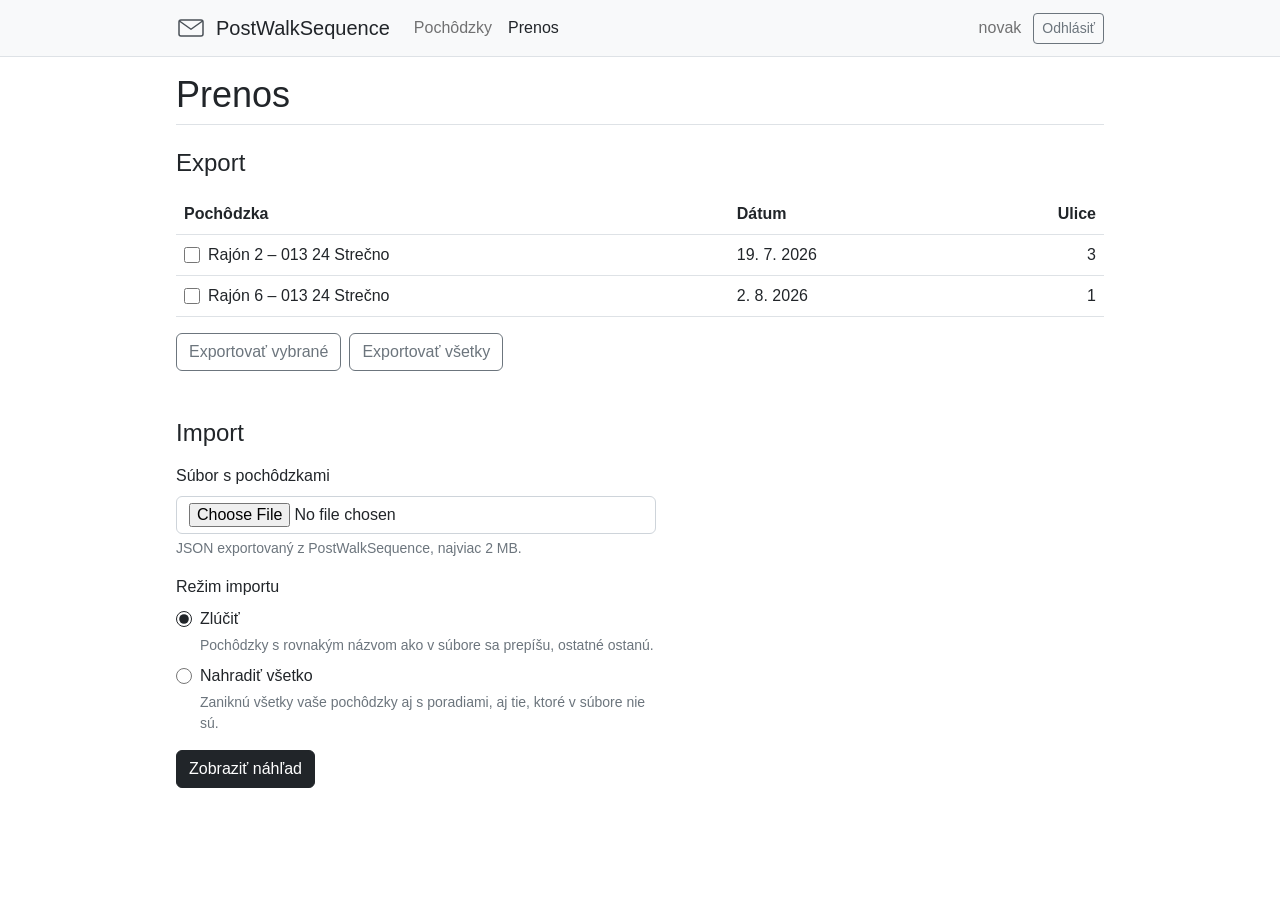
<file: html/prenos.html>
<!DOCTYPE html>
<html lang="sk">
<head>
  <meta charset="UTF-8">
  <meta name="viewport" content="width=device-width, initial-scale=1">
  <title>Prenos – PostWalkSequence</title>
  <link rel="stylesheet" href="css/app.css">
</head>
<body>
  <header class="navbar">
    <div class="container">
      <a class="navbar-brand" href="index.html">
        <img src="img/logo.svg" alt="" width="30" height="30">
        PostWalkSequence
      </a>
      <div class="navbar-menu">
        <nav class="nav" aria-label="Hlavná navigácia">
          <ul>
            <li><a class="nav-link" href="index.html">Pochôdzky</a></li>
            <li><a class="nav-link active" href="prenos.html">Prenos</a></li>
          </ul>
        </nav>
        <div class="navbar-user">
          <span>novak</span>
          <button class="btn btn-sm btn-outline-secondary" type="button">Odhlásiť</button>
        </div>
      </div>
    </div>
  </header>

  <section class="container content">
    <div class="page-head">
      <h1>Prenos</h1>
    </div>

    <section class="mb-5">
      <h2>Export</h2>
      <form method="post" action="prenos.html">
        <div class="table-responsive mb-3">
          <table class="table table-hover">
            <thead>
              <tr>
                <th>Pochôdzka</th>
                <th>Dátum</th>
                <th class="text-end">Ulice</th>
              </tr>
            </thead>
            <tbody>
              <tr>
                <td>
                  <div class="form-check">
                    <input class="form-check-input" id="export-1" name="walks[]" type="checkbox" value="1">
                    <label class="form-check-label" for="export-1">Rajón 2 – 013 24 Strečno</label>
                  </div>
                </td>
                <td><time class="num" datetime="2026-07-19">19. 7. 2026</time></td>
                <td class="text-end num">3</td>
              </tr>
              <tr>
                <td>
                  <div class="form-check">
                    <input class="form-check-input" id="export-3" name="walks[]" type="checkbox" value="3">
                    <label class="form-check-label" for="export-3">Rajón 6 – 013 24 Strečno</label>
                  </div>
                </td>
                <td><time class="num" datetime="2026-08-02">2. 8. 2026</time></td>
                <td class="text-end num">1</td>
              </tr>
            </tbody>
          </table>
        </div>
        <div class="form-actions">
          <button class="btn btn-outline-secondary" type="submit" name="op" value="selected">Exportovať vybrané</button>
          <button class="btn btn-outline-secondary" type="submit" name="op" value="all">Exportovať všetky</button>
        </div>
      </form>
    </section>

    <section>
      <h2>Import</h2>
      <form class="form-narrow" method="post" action="nahlad-importu.html" enctype="multipart/form-data">
        <div class="mb-3">
          <label class="form-label" for="import-file">Súbor s pochôdzkami</label>
          <input class="form-control" id="import-file" name="file" type="file" accept=".json,application/json,text/plain" required>
          <div class="form-text">JSON exportovaný z PostWalkSequence, najviac 2 MB.</div>
        </div>
        <fieldset class="mb-3">
          <legend class="form-label">Režim importu</legend>
          <div class="form-check">
            <input class="form-check-input" id="mode-merge" name="mode" type="radio" value="MERGE" checked required>
            <label class="form-check-label" for="mode-merge">
              Zlúčiť
              <span class="form-text">Pochôdzky s rovnakým názvom ako v súbore sa prepíšu, ostatné ostanú.</span>
            </label>
          </div>
          <div class="form-check">
            <input class="form-check-input" id="mode-replace" name="mode" type="radio" value="REPLACE_ALL" required>
            <label class="form-check-label" for="mode-replace">
              Nahradiť všetko
              <span class="form-text">Zaniknú všetky vaše pochôdzky aj s poradiami, aj tie, ktoré v súbore nie sú.</span>
            </label>
          </div>
        </fieldset>
        <button class="btn btn-primary" type="submit">Zobraziť náhľad</button>
      </form>
    </section>
  </section>
</body>
</html>
</file>
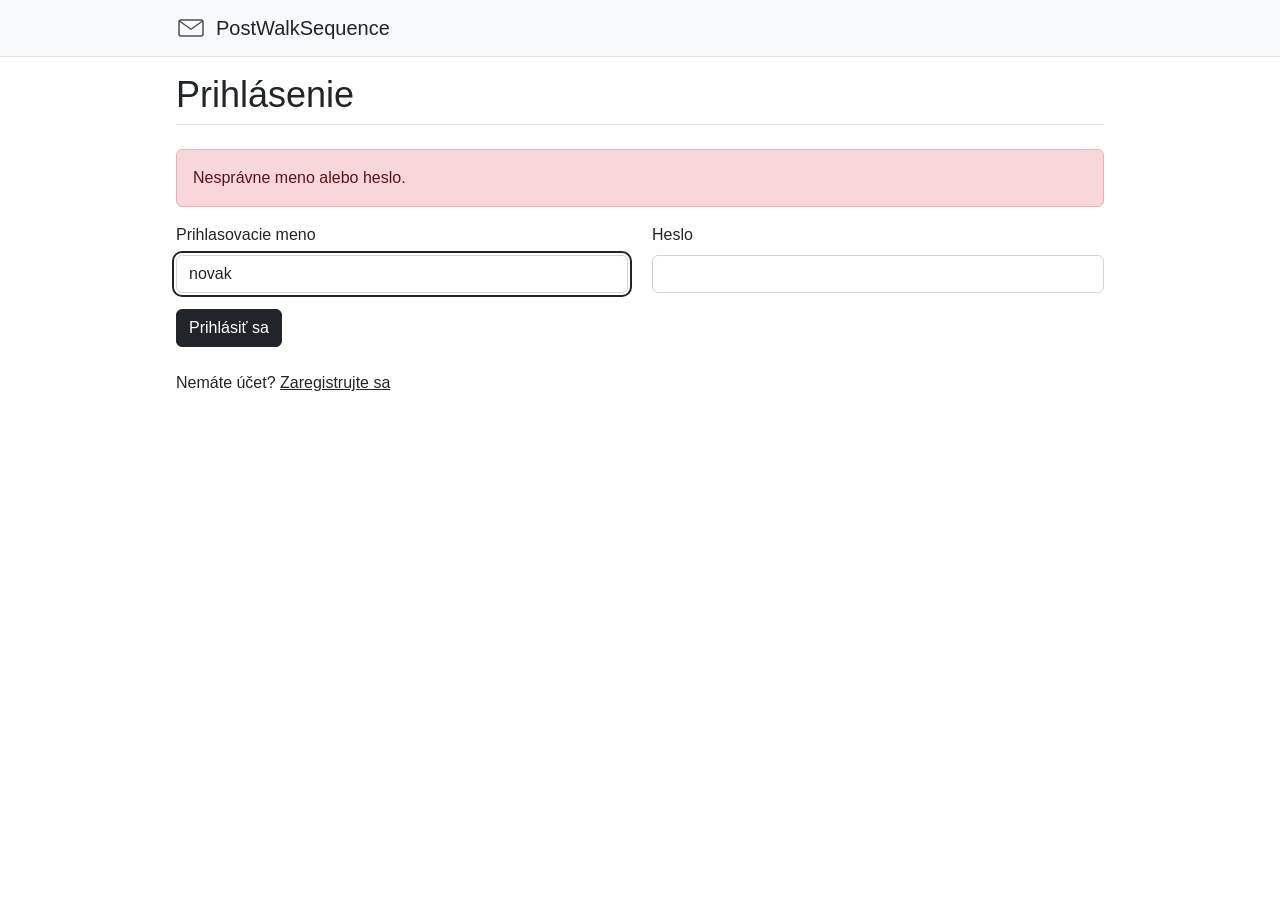
<file: html/prihlasenie.html>
<!DOCTYPE html>
<html lang="sk">
<head>
  <meta charset="UTF-8">
  <meta name="viewport" content="width=device-width, initial-scale=1">
  <title>Prihlásenie – PostWalkSequence</title>
  <link rel="stylesheet" href="css/app.css">
</head>
<body>
  <header class="navbar">
    <div class="container">
      <a class="navbar-brand" href="index.html">
        <img src="img/logo.svg" alt="" width="30" height="30">
        PostWalkSequence
      </a>
    </div>
  </header>

  <section class="container content">
    <div class="page-head">
      <h1>Prihlásenie</h1>
    </div>

    <div class="alert alert-danger" role="alert">Nesprávne meno alebo heslo.</div>

    <form method="post" action="index.html">
      <div class="form-row">
        <div class="form-col mb-3">
          <label class="form-label" for="username">Prihlasovacie meno</label>
          <input class="form-control" id="username" name="username" type="text" maxlength="32" value="novak" required autofocus>
        </div>
        <div class="form-col mb-3">
          <label class="form-label" for="password">Heslo</label>
          <input class="form-control" id="password" name="password" type="password" maxlength="72" required>
        </div>
      </div>
      <button class="btn btn-primary" type="submit">Prihlásiť sa</button>
    </form>

    <p class="auth-switch">Nemáte účet? <a href="registracia.html">Zaregistrujte sa</a></p>
  </section>
</body>
</html>
</file>
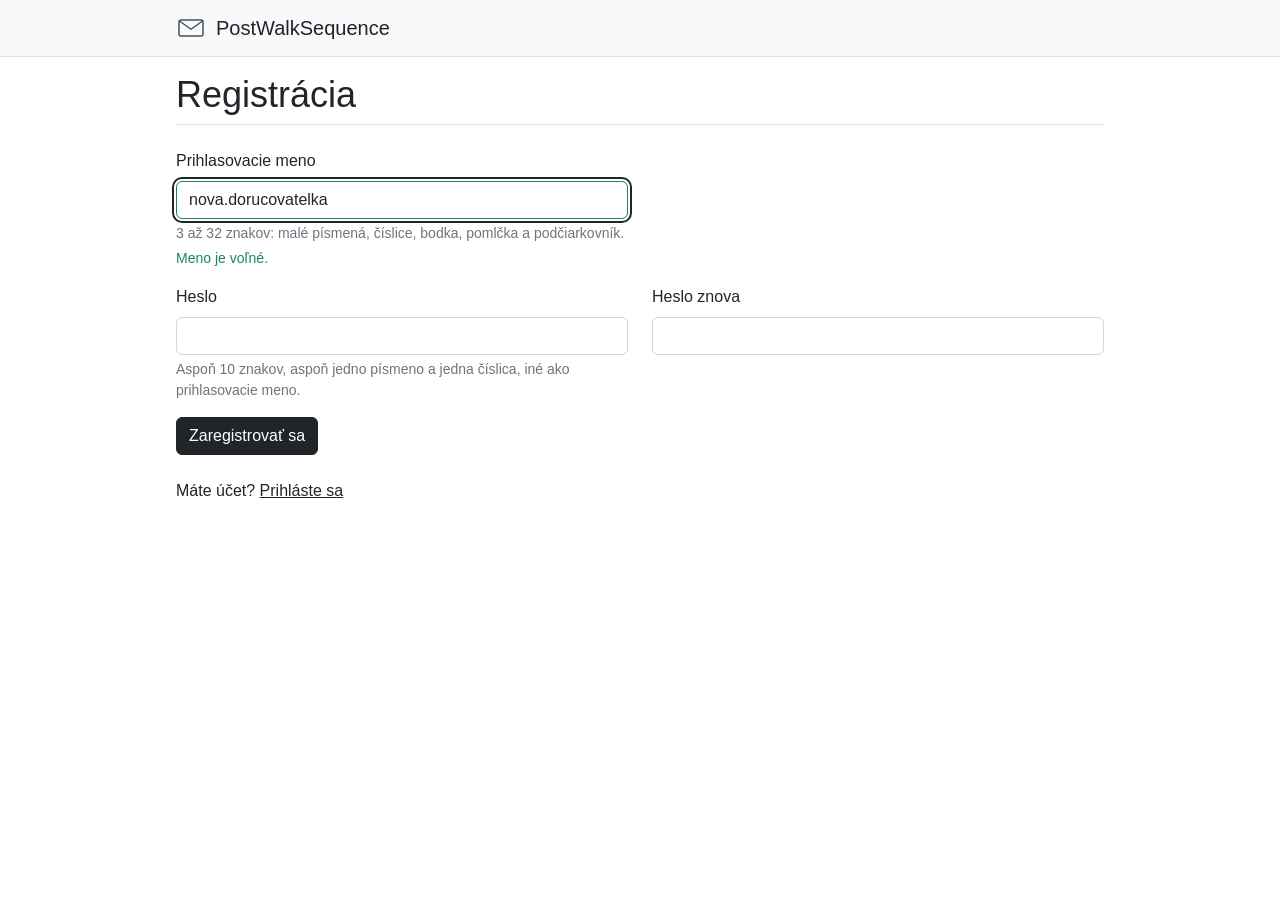
<file: html/registracia.html>
<!DOCTYPE html>
<html lang="sk">
<head>
  <meta charset="UTF-8">
  <meta name="viewport" content="width=device-width, initial-scale=1">
  <title>Registrácia – PostWalkSequence</title>
  <link rel="stylesheet" href="css/app.css">
</head>
<body>
  <header class="navbar">
    <div class="container">
      <a class="navbar-brand" href="index.html">
        <img src="img/logo.svg" alt="" width="30" height="30">
        PostWalkSequence
      </a>
    </div>
  </header>

  <section class="container content">
    <div class="page-head">
      <h1>Registrácia</h1>
    </div>

    <form method="post" action="index.html">
      <div class="form-row">
        <div class="form-col mb-3">
          <label class="form-label" for="username">Prihlasovacie meno</label>
          <input class="form-control is-valid" id="username" name="username" type="text" pattern="[a-z0-9._\-]{3,32}" maxlength="32" value="nova.dorucovatelka" required autofocus>
          <p class="form-text">3 až 32 znakov: malé písmená, číslice, bodka, pomlčka a podčiarkovník.</p>
          <p class="valid-feedback" aria-live="polite">Meno je voľné.</p>
        </div>
      </div>
      <div class="form-row">
        <div class="form-col mb-3">
          <label class="form-label" for="password">Heslo</label>
          <input class="form-control" id="password" name="password" type="password" minlength="10" required>
          <p class="form-text">Aspoň 10 znakov, aspoň jedno písmeno a jedna číslica, iné ako prihlasovacie meno.</p>
        </div>
        <div class="form-col mb-3">
          <label class="form-label" for="password2">Heslo znova</label>
          <input class="form-control" id="password2" name="password2" type="password" minlength="10" required>
        </div>
      </div>
      <button class="btn btn-primary" type="submit">Zaregistrovať sa</button>
    </form>

    <p class="auth-switch">Máte účet? <a href="prihlasenie.html">Prihláste sa</a></p>
  </section>
</body>
</html>
</file>
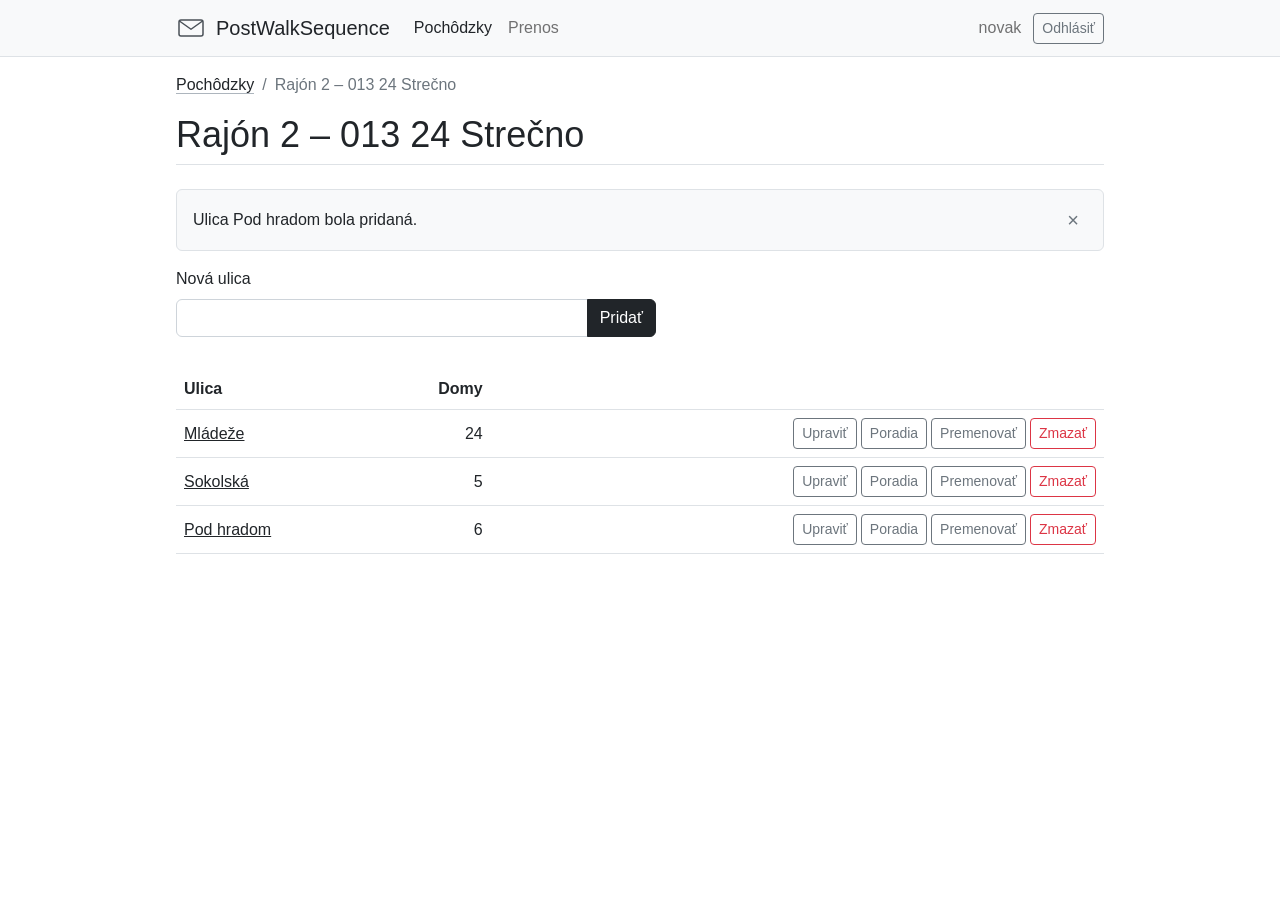
<file: html/ulice-pochodzky.html>
<!DOCTYPE html>
<html lang="sk">
<head>
  <meta charset="UTF-8">
  <meta name="viewport" content="width=device-width, initial-scale=1">
  <title>Rajón 2 – 013 24 Strečno – PostWalkSequence</title>
  <link rel="stylesheet" href="css/app.css">
</head>
<body>
  <header class="navbar">
    <div class="container">
      <a class="navbar-brand" href="index.html">
        <img src="img/logo.svg" alt="" width="30" height="30">
        PostWalkSequence
      </a>
      <div class="navbar-menu">
        <nav class="nav" aria-label="Hlavná navigácia">
          <ul>
            <li><a class="nav-link active" href="index.html">Pochôdzky</a></li>
            <li><a class="nav-link" href="prenos.html">Prenos</a></li>
          </ul>
        </nav>
        <div class="navbar-user">
          <span>novak</span>
          <button class="btn btn-sm btn-outline-secondary" type="button">Odhlásiť</button>
        </div>
      </div>
    </div>
  </header>

  <section class="container content">
    <nav aria-label="Drobčeková navigácia">
      <ol class="breadcrumb">
        <li><a href="index.html">Pochôdzky</a></li>
        <li>Rajón 2 – 013 24 Strečno</li>
      </ol>
    </nav>

    <div class="page-head">
      <h1>Rajón 2 – 013 24 Strečno</h1>
    </div>

    <div class="alert" role="status">
      <span>Ulica Pod hradom bola pridaná.</span>
      <button class="btn-close" type="button" aria-label="Zavrieť">×</button>
    </div>

    <form class="entry" method="post" action="ulice-pochodzky.html">
      <label class="form-label" for="street-name">Nová ulica</label>
      <div class="input-group">
        <input class="form-control" id="street-name" name="name" type="text" maxlength="100" required>
        <button class="btn btn-primary" type="submit">Pridať</button>
      </div>
    </form>

    <div class="table-responsive">
      <table class="table table-hover">
        <thead>
          <tr>
            <th>Ulica</th>
            <th class="text-end">Domy</th>
            <th><span class="visually-hidden">Akcie</span></th>
          </tr>
        </thead>
        <tbody>
          <tr>
            <td><a href="editor-ulice.html">Mládeže</a></td>
            <td class="text-end num">24</td>
            <td>
              <form class="row-actions" method="post" action="ulice-pochodzky.html">
                <a class="btn btn-sm btn-outline-secondary" href="editor-ulice.html">Upraviť</a>
                <a class="btn btn-sm btn-outline-secondary" href="poradia-ulice.html">Poradia</a>
                <button class="btn btn-sm btn-outline-secondary" type="button">Premenovať</button>
                <button class="btn btn-sm btn-outline-danger" type="submit">Zmazať</button>
              </form>
            </td>
          </tr>
          <tr>
            <td><a href="#">Sokolská</a></td>
            <td class="text-end num">5</td>
            <td>
              <form class="row-actions" method="post" action="ulice-pochodzky.html">
                <a class="btn btn-sm btn-outline-secondary" href="#">Upraviť</a>
                <a class="btn btn-sm btn-outline-secondary" href="#">Poradia</a>
                <button class="btn btn-sm btn-outline-secondary" type="button">Premenovať</button>
                <button class="btn btn-sm btn-outline-danger" type="submit">Zmazať</button>
              </form>
            </td>
          </tr>
          <tr>
            <td><a href="#">Pod hradom</a></td>
            <td class="text-end num">6</td>
            <td>
              <form class="row-actions" method="post" action="ulice-pochodzky.html">
                <a class="btn btn-sm btn-outline-secondary" href="#">Upraviť</a>
                <a class="btn btn-sm btn-outline-secondary" href="#">Poradia</a>
                <button class="btn btn-sm btn-outline-secondary" type="button">Premenovať</button>
                <button class="btn btn-sm btn-outline-danger" type="submit">Zmazať</button>
              </form>
            </td>
          </tr>
        </tbody>
      </table>
    </div>
  </section>

  <div class="modal" role="dialog" aria-label="Premenovať ulicu">
    <div class="modal-dialog">
      <form class="modal-content" method="post" action="ulice-pochodzky.html">
        <div class="modal-header">
          <h2 class="modal-title">Premenovať ulicu</h2>
          <button class="btn-close" type="button" aria-label="Zavrieť">×</button>
        </div>
        <div class="modal-body">
          <label class="form-label" for="rename-name">Názov ulice</label>
          <input class="form-control" id="rename-name" name="name" type="text" maxlength="100" required>
        </div>
        <div class="modal-footer">
          <button class="btn btn-outline-secondary" type="button">Zrušiť</button>
          <button class="btn btn-primary" type="submit">Uložiť</button>
        </div>
      </form>
    </div>
  </div>
</body>
</html>
</file>
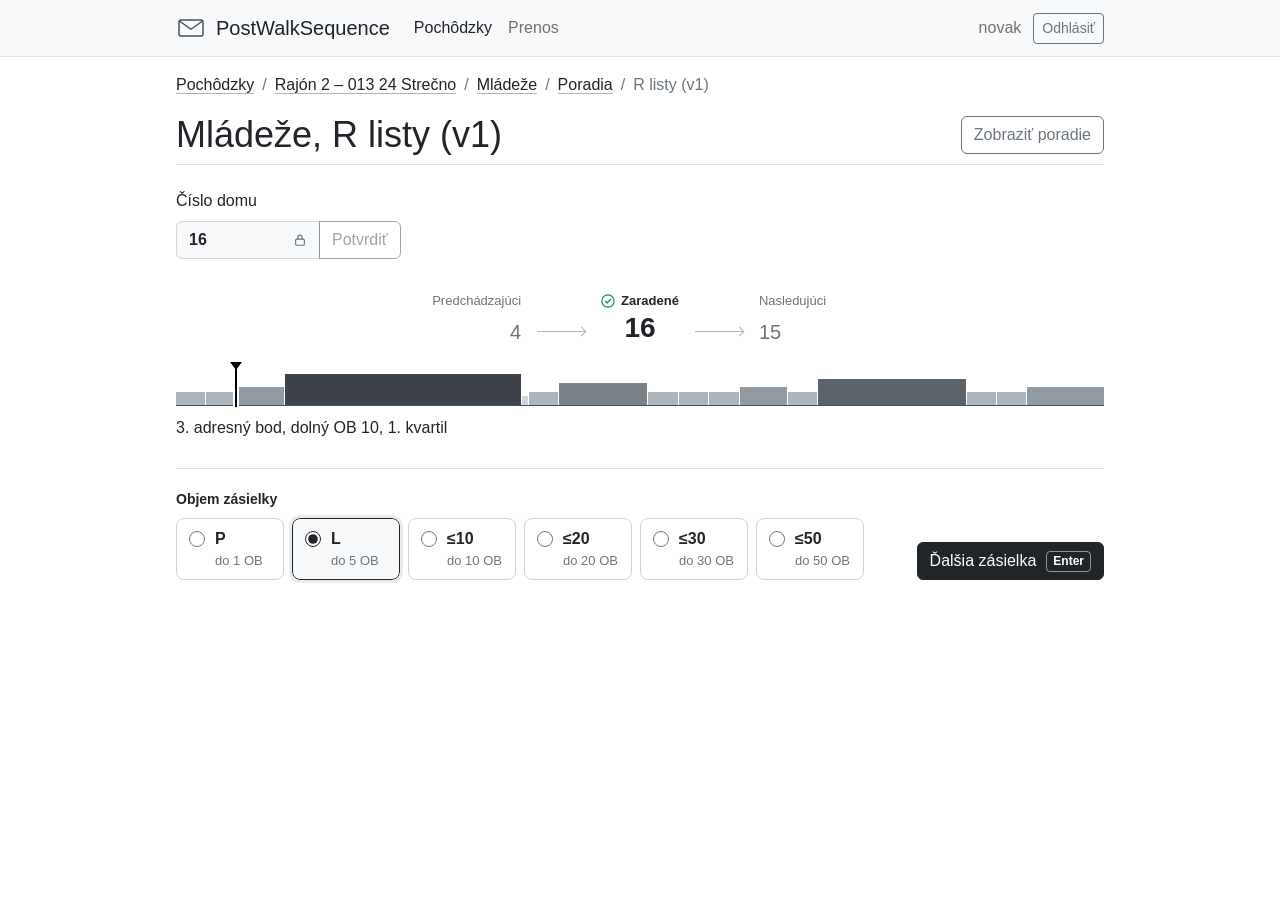
<file: html/zaradovanie.html>
<!DOCTYPE html>
<html lang="sk">
<head>
  <meta charset="UTF-8">
  <meta name="viewport" content="width=device-width, initial-scale=1">
  <title>Mládeže, R listy (v1) – PostWalkSequence</title>
  <link rel="stylesheet" href="css/app.css">
</head>
<body>
  <header class="navbar">
    <div class="container">
      <a class="navbar-brand" href="index.html">
        <img src="img/logo.svg" alt="" width="30" height="30">
        PostWalkSequence
      </a>
      <div class="navbar-menu">
        <nav class="nav" aria-label="Hlavná navigácia">
          <ul>
            <li><a class="nav-link active" href="index.html">Pochôdzky</a></li>
            <li><a class="nav-link" href="prenos.html">Prenos</a></li>
          </ul>
        </nav>
        <div class="navbar-user">
          <span>novak</span>
          <button class="btn btn-sm btn-outline-secondary" type="button">Odhlásiť</button>
        </div>
      </div>
    </div>
  </header>

  <section class="container content">
    <nav aria-label="Drobčeková navigácia">
      <ol class="breadcrumb">
        <li><a href="index.html">Pochôdzky</a></li>
        <li><a href="ulice-pochodzky.html">Rajón 2 – 013 24 Strečno</a></li>
        <li><a href="editor-ulice.html">Mládeže</a></li>
        <li><a href="poradia-ulice.html">Poradia</a></li>
        <li>R listy (v1)</li>
      </ol>
    </nav>

    <div class="page-head">
      <h1>Mládeže, R listy (v1)</h1>
      <a class="btn btn-outline-secondary" href="poradie.html">Zobraziť poradie</a>
    </div>

    <form class="entry" action="zaradovanie.html">
      <label class="form-label" for="house">Číslo domu</label>
      <div class="input-group">
        <input class="house num" id="house" name="house" type="text" inputmode="numeric" pattern="[0-9]{1,10}" value="16" required readonly>
        <button class="btn btn-outline-secondary" type="submit" disabled>Potvrdiť</button>
      </div>
    </form>

    <form class="result sort--ok" action="zaradovanie.html">
      <section aria-label="Výsledok zaradenia" aria-live="polite">
        <div class="chain">
          <div class="chain-item prev">
            <span class="chain-label">Predchádzajúci</span>
            <span class="chain-value num">4</span>
          </div>
          <span class="chain-link" aria-hidden="true"></span>
          <div class="chain-item filed">
            <span class="chain-label">
              <img class="icon" src="img/check-circle.svg" alt="" width="16" height="16">
              Zaradené
            </span>
            <span class="chain-value num">16</span>
          </div>
          <span class="chain-link" aria-hidden="true"></span>
          <div class="chain-item next">
            <span class="chain-label">Nasledujúci</span>
            <span class="chain-value num">15</span>
          </div>
        </div>

        <div class="pile" aria-hidden="true">
          <div class="pile-track">
            <span class="seg s2" style="flex-grow: 5"></span>
            <span class="seg s2" style="flex-grow: 5"></span>
            <span class="seg s3" style="flex-grow: 8"></span>
            <span class="seg s6" style="flex-grow: 40"></span>
            <span class="seg s1" style="flex-grow: 1"></span>
            <span class="seg s2" style="flex-grow: 5"></span>
            <span class="seg s4" style="flex-grow: 15"></span>
            <span class="seg s2" style="flex-grow: 5"></span>
            <span class="seg s2" style="flex-grow: 5"></span>
            <span class="seg s2" style="flex-grow: 5"></span>
            <span class="seg s3" style="flex-grow: 8"></span>
            <span class="seg s2" style="flex-grow: 5"></span>
            <span class="seg s5" style="flex-grow: 25"></span>
            <span class="seg s2" style="flex-grow: 5"></span>
            <span class="seg s2" style="flex-grow: 5"></span>
            <span class="seg s3" style="flex-grow: 13"></span>
          </div>
          <span class="pile-cursor" style="left: 6.452%"></span>
        </div>
        <p class="pile-place num">3. adresný bod, dolný OB 10, 1. kvartil</p>
      </section>

      <div class="result-foot">
        <fieldset class="bulk">
          <legend>Objem zásielky</legend>
          <div class="bulk-options">
            <label class="bulk-option">
              <input type="radio" name="volume" value="P">
              <span class="bulk-text">
                <span class="bulk-name">P</span>
                <span class="bulk-limit num">do 1 OB</span>
              </span>
            </label>
            <label class="bulk-option">
              <input type="radio" name="volume" value="L" checked>
              <span class="bulk-text">
                <span class="bulk-name">L</span>
                <span class="bulk-limit num">do 5 OB</span>
              </span>
            </label>
            <label class="bulk-option">
              <input type="radio" name="volume" value="10">
              <span class="bulk-text">
                <span class="bulk-name">≤10</span>
                <span class="bulk-limit num">do 10 OB</span>
              </span>
            </label>
            <label class="bulk-option">
              <input type="radio" name="volume" value="20">
              <span class="bulk-text">
                <span class="bulk-name">≤20</span>
                <span class="bulk-limit num">do 20 OB</span>
              </span>
            </label>
            <label class="bulk-option">
              <input type="radio" name="volume" value="30">
              <span class="bulk-text">
                <span class="bulk-name">≤30</span>
                <span class="bulk-limit num">do 30 OB</span>
              </span>
            </label>
            <label class="bulk-option">
              <input type="radio" name="volume" value="50">
              <span class="bulk-text">
                <span class="bulk-name">≤50</span>
                <span class="bulk-limit num">do 50 OB</span>
              </span>
            </label>
          </div>
        </fieldset>
        <button class="btn btn-primary" type="submit">Ďalšia zásielka <kbd>Enter</kbd></button>
      </div>
    </form>
  </section>
</body>
</html>
</file>
<file: html/css/app.css>
/* Hodnoty farieb, veľkostí písma, odsadení a zaoblení sú prevzaté z Bootstrapu 5.3
   (svetlý režim, predvolené premenné --bs-*); triedy nesú mená jeho komponentov
   (navbar, btn, alert, form-control …), aby sa pohľady dali previesť na Bootstrap
   bez zmeny HTML. Farby ikon v img/ sú z tej istej palety */

*, *::before, *::after { box-sizing: border-box; }

html { font-size: clamp(100%, .75rem + .3125vw, 150%); }
body {
  display: flex; flex-direction: column; min-height: 100vh;
  margin: 0; background: #fff; color: #212529;
  font: 1rem/1.5 "Segoe UI", Roboto, "Helvetica Neue", Arial, sans-serif;
}
h1, p, fieldset, legend { margin: 0; padding: 0; border: 0; }
ul, ol { margin: 0; padding: 0; list-style: none; }
img { display: block; max-width: 100%; }
a { color: #212529; }
th { text-align: left; }
:focus-visible { outline: 2px solid #212529; outline-offset: 2px; }

.container { width: 100%; max-width: 60rem; margin: 0 auto; padding: 0 1rem; }

.navbar { flex: none; background: #f8f9fa; border-bottom: 1px solid #dee2e6; }
.navbar .container {
  display: flex; flex-wrap: wrap; align-items: center; gap: .5rem 1.5rem;
  min-height: 3.5rem; padding: .5rem 1rem;
}
.navbar-brand { display: flex; align-items: center; gap: .625rem; font-size: 1.25rem; text-decoration: none; }
.navbar-brand img { width: 1.875rem; height: 1.875rem; }
.navbar-menu {
  flex: 1 1 auto; display: flex; flex-wrap: wrap; align-items: center; justify-content: space-between;
  gap: .5rem 1rem;
}
.nav ul { display: flex; flex-wrap: wrap; gap: 0 1rem; }
.nav-link { color: hsla(0, 0%, 0%, .55); text-decoration: none; }
.nav-link:hover { color: hsla(0, 0%, 0%, .8); }
.nav-link.active { color: #212529; }
.navbar-user { display: flex; align-items: center; gap: .75rem; color: hsla(0, 0%, 0%, .55); }

.btn {
  display: flex; align-items: center; justify-content: center;
  min-height: 2.375rem; padding: .375rem .75rem;
  font: inherit; line-height: 1.5; white-space: nowrap; text-decoration: none;
  color: #212529; background: none; border: 1px solid transparent; border-radius: .375rem;
  cursor: pointer;
}
.btn-sm { min-height: 0; padding: .25rem .5rem; font-size: .875rem; border-radius: .25rem; }
.btn-outline-secondary { border-color: #6c757d; color: #6c757d; }
.btn-outline-secondary:hover:not(:disabled) { background: #6c757d; color: #fff; }
.btn-outline-danger { border-color: #dc3545; color: #dc3545; }
.btn-outline-danger:hover:not(:disabled) { background: #dc3545; color: #fff; }
.btn-primary { background: #212529; border-color: #212529; color: #fff; }
.btn-primary:hover:not(:disabled) { background: #424649; border-color: #424649; }
.btn:disabled { opacity: .65; cursor: default; }
.btn kbd {
  margin-left: .625rem; padding: 1px .375rem;
  font-family: inherit; font-size: .75rem; font-weight: 600; line-height: 1.4;
  color: #fff; border: 1px solid hsla(0, 0%, 100%, .5); border-radius: .25rem;
}

.content { flex: 1; display: flex; flex-direction: column; padding: 1rem 1rem 1.5rem; }

.breadcrumb { display: flex; flex-wrap: wrap; margin-bottom: 1rem; color: #6c757d; }
.breadcrumb li + li::before { content: "/"; padding: 0 .5rem; }
.breadcrumb a { text-decoration: none; border-bottom: 1px solid #adb5bd; }

.page-head {
  display: flex; flex-wrap: wrap; align-items: center; justify-content: space-between; gap: .5rem 1rem;
  padding-bottom: .5rem; margin-bottom: 1.5rem; border-bottom: 1px solid #dee2e6;
}
.page-head h1 {
  font-size: clamp(1.75rem, 1.25rem + 2vw, 2.25rem); font-weight: 500; line-height: 1.2;
  overflow-wrap: anywhere;
}
h2 { margin: 0 0 1rem; font-size: 1.5rem; font-weight: 500; line-height: 1.2; }

.alert {
  display: flex; align-items: center; justify-content: space-between; gap: 1rem;
  padding: 1rem; margin-bottom: 1rem;
  background: #f8f9fa; border: 1px solid #dee2e6; border-radius: .375rem;
}
.btn-close {
  flex: none; padding: .25rem .5rem;
  font: inherit; font-size: 1.25rem; line-height: 1; color: #6c757d;
  background: none; border: 0; border-radius: .25rem; text-decoration: none; cursor: pointer;
}
.btn-close:hover { color: #212529; }
.alert-danger { color: #58151c; background: #f8d7da; border-color: #f1aeb5; }

.mb-3 { margin-bottom: 1rem; }
.mb-5 { margin-bottom: 3rem; }
.form-row { display: flex; flex-wrap: wrap; gap: 0 1.5rem; }
.form-col { flex: 0 1 calc(50% - .75rem); min-width: 0; }
.form-control {
  display: block; width: 100%; padding: .375rem .75rem;
  font: inherit; color: #212529; background: #fff;
  border: 1px solid #ced4da; border-radius: .375rem;
}
.form-control.is-valid { border-color: #198754; }
.form-control.is-invalid { border-color: #dc3545; }
.form-text, .valid-feedback, .invalid-feedback { margin-top: .25rem; font-size: .875rem; }
.form-text { display: block; color: #6c757d; }
.valid-feedback { color: #198754; }
.invalid-feedback { color: #dc3545; }
.auth-switch { margin-top: 1.5rem; }
.form-narrow { max-width: 30rem; }
.form-check { display: flex; align-items: flex-start; gap: .5rem; }
.form-check + .form-check { margin-top: .5rem; }
.form-check-input { flex: none; width: 1rem; height: 1rem; margin: .25rem 0 0; accent-color: #212529; }
.form-actions { display: flex; flex-wrap: wrap; gap: .5rem; }

.table-responsive { overflow: auto; }
.table { width: 100%; border-collapse: collapse; }
.table th, .table td { padding: .5rem; vertical-align: middle; border-bottom: 1px solid #dee2e6; }
.table-hover tbody tr:hover { background: hsla(0, 0%, 0%, .075); }
.table-success { background: #d1e7dd; }
.text-end { text-align: right; }
.row-actions { display: flex; justify-content: flex-end; gap: .25rem; }
.table .volume-icon { padding-right: 0; }
.table .volume-unit { padding-left: 0; }

.modal { display: none; }
.modal.show {
  display: flex; align-items: flex-start; justify-content: center;
  position: fixed; top: 0; left: 0; width: 100%; height: 100%;
  padding: 1.75rem 1rem; overflow: auto; background: hsla(0, 0%, 0%, .5);
}
.modal-dialog { width: 100%; max-width: 31.25rem; }
.modal-content { background: #fff; border: 1px solid #dee2e6; border-radius: .5rem; }
.modal-header, .modal-footer { display: flex; align-items: center; gap: .5rem; padding: 1rem; }
.modal-header { justify-content: space-between; border-bottom: 1px solid #dee2e6; }
.modal-title { margin: 0; font-size: 1.25rem; }
.modal-body { padding: 1rem; }
.modal-footer { justify-content: flex-end; border-top: 1px solid #dee2e6; }

.placeholder {
  position: relative; flex: 1; min-height: 16rem;
  border: 1px solid #ced4da; border-radius: .375rem;
  background: url("../img/placeholder.svg") no-repeat center / 100% 100%;
}
.placeholder-label {
  position: absolute; top: 50%; left: 50%; transform: translate(-50%, -50%);
  padding: .25rem .75rem; background: #fff; color: #6c757d; white-space: nowrap;
}

.num { font-variant-numeric: tabular-nums; }
.icon { width: .875rem; height: .875rem; flex: none; }
.visually-hidden {
  position: absolute; width: 1px; height: 1px; margin: -1px; padding: 0;
  overflow: hidden; white-space: nowrap; border: 0; opacity: 0;
}

.entry { margin-bottom: 2rem; }
.form-label { display: block; margin-bottom: .5rem; }
.input-group { display: flex; }
.house {
  width: calc(5.5em + 3.5rem); min-width: 0; padding: .375rem 2.25rem .375rem .75rem;
  font: inherit; font-weight: 600; color: #212529;
  border: 1px solid #ced4da; border-radius: .375rem 0 0 .375rem;
  background: #f8f9fa url("../img/lock.svg") no-repeat right .75rem center / .875rem .875rem;
}
.input-group { max-width: 30rem; }
.input-group .form-control { flex: 1 1 auto; border-radius: .375rem 0 0 .375rem; }
.input-group .btn { margin-left: -1px; border-radius: 0 .375rem .375rem 0; }

.chain { display: flex; gap: .125rem 1rem; margin-bottom: 1.875rem; }
.chain-item { display: flex; flex-direction: column; justify-content: space-between; }
.chain .prev { flex: 1 1 0; text-align: right; }
.chain .filed { flex: none; text-align: center; }
.chain .next { flex: 1 1 0; text-align: left; }
.chain-label { font-size: .8125rem; color: #6c757d; }
.filed .chain-label { display: flex; align-items: center; justify-content: center; gap: .375rem; color: #212529; font-weight: 600; }
.chain-value { font-size: 1.25rem; line-height: 1.2; color: #6c757d; }
.filed .chain-value { font-size: 1.75rem; font-weight: 600; color: #212529; }
.chain-link { flex: 0 0 3rem; align-self: flex-end; position: relative; height: 1px; margin-bottom: .75rem; background: #adb5bd; }
.chain-link::after {
  content: ""; position: absolute; right: 0; top: -3px; width: 7px; height: 7px;
  border-top: 1px solid #adb5bd; border-right: 1px solid #adb5bd; transform: rotate(45deg);
}

.pile { position: relative; height: 2rem; }
.pile-track { display: flex; align-items: flex-end; gap: 1px; height: 100%; border-bottom: 1px solid #495057; }
.seg { flex-basis: 0; }
.s1 { height: 30%; background: #ced4da; }
.s2 { height: 44%; background: #adb5bd; }
.s3 { height: 58%; background: #929aa1; }
.s4 { height: 72%; background: #7a828a; }
.s5 { height: 86%; background: #5c636a; }
.s6 { height: 100%; background: #3d4349; }
.pile-cursor {
  position: absolute; top: calc(-.625rem - 2px); bottom: -3px; width: 6px; margin-left: -3px;
  border: 2px solid #fff; background: #000; background-clip: content-box;
}
.pile-cursor::before {
  content: ""; position: absolute; top: -2px; left: 50%; transform: translateX(-50%);
  border-left: 6px solid transparent; border-right: 6px solid transparent; border-top: 8px solid #000;
}
.pile-place { margin-top: .625rem; }

.result-foot {
  display: flex; flex-wrap: wrap; align-items: flex-end; justify-content: space-between; gap: 1rem 1.5rem;
  margin-top: 1.75rem; padding-top: 1.25rem; border-top: 1px solid #dee2e6;
}
.bulk { flex: 0 1 43rem; min-width: 0; }
.bulk legend { margin-bottom: .5rem; font-size: .875rem; font-weight: 600; }
.bulk-options { display: flex; flex-wrap: wrap; gap: .5rem; }
.bulk-option {
  display: flex; align-items: flex-start; gap: .625rem; flex: 0 0 6.75rem;
  padding: .5625rem .75rem;
  background: #fff; border: 1px solid #ced4da; border-radius: .5rem; cursor: pointer;
}
.bulk-option:hover { border-color: #868e96; }
.bulk-option input { flex: none; width: 1rem; height: 1rem; margin: .2rem 0 0; accent-color: #212529; }
.bulk-option input:focus-visible { outline: none; }
.bulk-text { display: flex; flex-direction: column; }
.bulk-name { font-weight: 600; line-height: 1.4; }
.bulk-limit { font-size: .8125rem; color: #6c757d; }
.bulk-option:has(input:checked) { background: #f8f9fa; border-color: #212529; outline: .1875rem solid #e9ecef; }
.bulk-option:has(input:focus-visible) { outline: 2px solid #212529; outline-offset: 2px; }

/* užšie, než potrebujú dve polia formulára vedľa seba s čitateľnou nápovedou */
@media (max-width: 36rem) {
  .form-col { flex-basis: 100%; }
}

/* užšie, než potrebuje riadok susedov vedľa seba (aj s päťmiestnymi číslami domov) */
@media (max-width: 30rem) {
  .chain { flex-direction: column; align-items: center; }
  .chain .prev, .chain .filed, .chain .next { flex: none; text-align: center; }
  .chain-link { flex: none; align-self: auto; width: 1px; height: 1.5rem; margin: .375rem 0; }
  .chain-link::after { top: auto; right: auto; bottom: 0; left: -3px; transform: rotate(135deg); }
}
</file>
